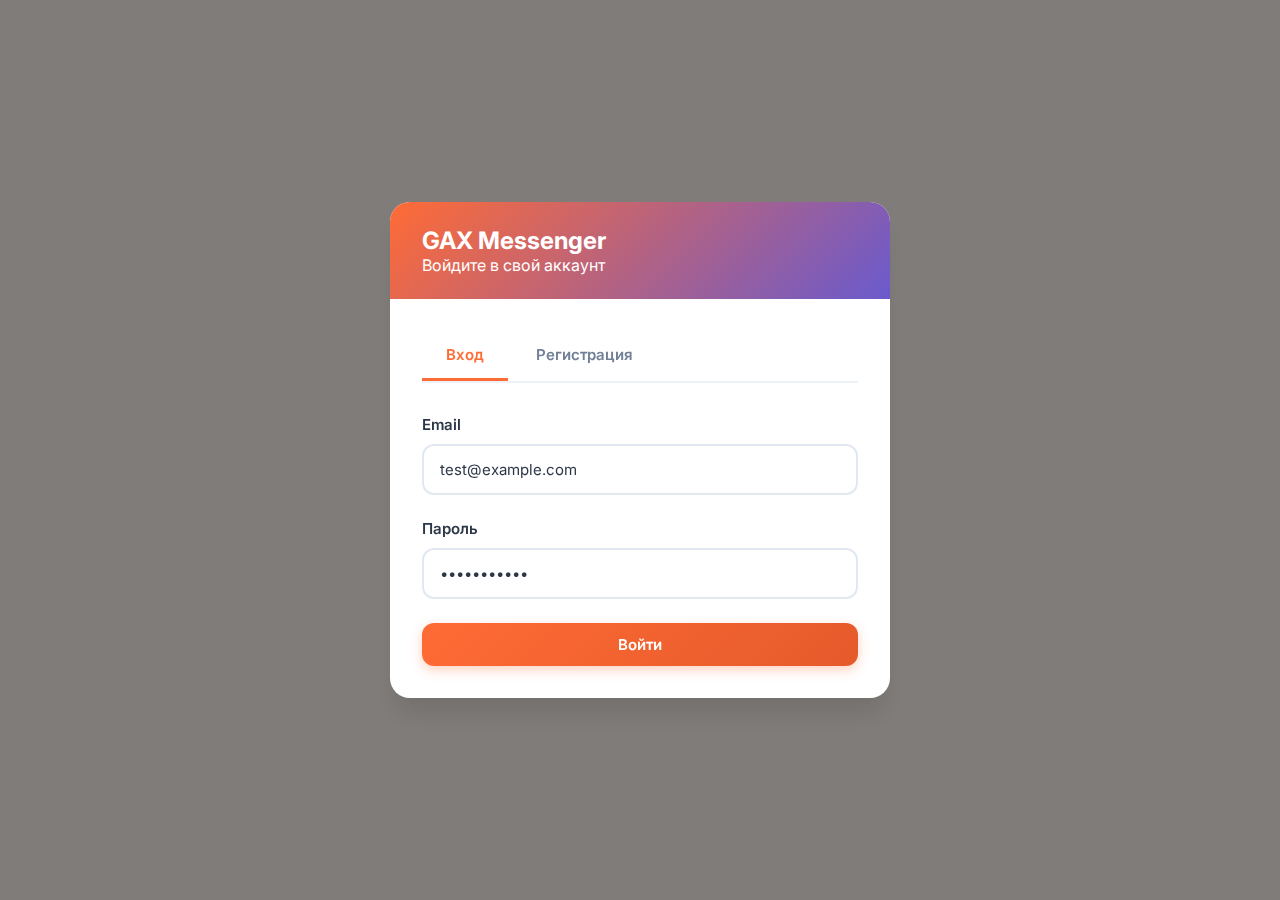
<file: frontend/index.html>
<!DOCTYPE html>
<html lang="ru">
<head>
    <meta charset="UTF-8">
    <meta name="viewport" content="width=device-width, initial-scale=1.0">
    <title>GAX Messenger - Все функции</title>
    <style>
        /* Обновленные стили для сообщений */
        .message-bubble {
            max-width: 70%;
            padding: 12px 16px;
            border-radius: 18px;
            position: relative;
            word-wrap: break-word;
            line-height: 1.4;
            box-shadow: var(--shadow-sm);
            font-size: 14px;
        }

        .incoming .message-bubble {
            background: var(--surface);
            border: 1px solid var(--border-light);
            color: var(--text-primary);
            border-top-left-radius: 4px;
        }

        .outgoing .message-bubble {
            background: linear-gradient(135deg, var(--primary), var(--primary-dark));
            color: white;
            border-top-right-radius: 4px;
        }

        .message-sender {
            font-weight: 600;
            margin-bottom: 4px;
            font-size: 13px;
            color: var(--text-secondary);
        }

        .outgoing .message-sender {
            color: rgba(255, 255, 255, 0.9);
            display: none; /* Для исходящих сообщений не показываем отправителя */
        }

        .message-text {
            margin-bottom: 4px;
            font-size: 14px;
            line-height: 1.5;
        }

        .message-time {
            font-size: 11px;
            opacity: 0.7;
            text-align: right;
            margin-top: 2px;
            font-family: monospace;
        }

        .incoming .message-time {
            color: var(--text-tertiary);
        }

        .outgoing .message-time {
            color: rgba(255, 255, 255, 0.8);
        }

        /* Анимация для новых сообщений */
        @keyframes messageAppear {
            from {
                opacity: 0;
                transform: translateY(10px);
            }
            to {
                opacity: 1;
                transform: translateY(0);
            }
        }

        .message-wrapper {
            animation: messageAppear 0.3s ease;
        }

        /* Индикатор отправки */
        .message-status {
            display: inline-block;
            margin-left: 5px;
            font-size: 10px;
        }

        .message-status.sending {
            opacity: 0.5;
        }

        .message-status.sent {
            opacity: 0.7;
        }

        .message-status.read {
            opacity: 1;
        }
        
        /* ========== ОСНОВНЫЕ СТИЛИ ========== */
        * {
            margin: 0;
            padding: 0;
            box-sizing: border-box;
            -webkit-tap-highlight-color: transparent;
            font-family: 'Inter', -apple-system, BlinkMacSystemFont, 'Segoe UI', Roboto, Oxygen, Ubuntu, sans-serif;
        }
        
        :root {
            --primary: #FF6B35;
            --primary-light: #FF8E5E;
            --primary-dark: #E55A2B;
            --secondary: #6A5ACD;
            --accent: #FFD166;
            --background: #FFF9F5;
            --surface: #FFFFFF;
            --surface-light: #FFF5EE;
            --text-primary: #2D3748;
            --text-secondary: #718096;
            --text-tertiary: #A0AEC0;
            --border: #E2E8F0;
            --border-light: #EDF2F7;
            --success: #48BB78;
            --warning: #ED8936;
            --error: #F56565;
            --info: #4299E1;
            --shadow-sm: 0 1px 3px rgba(0,0,0,0.12);
            --shadow-md: 0 4px 6px -1px rgba(0,0,0,0.1);
            --shadow-lg: 0 10px 15px -3px rgba(0,0,0,0.1);
            --shadow-xl: 0 20px 25px -5px rgba(0,0,0,0.1);
            --radius-sm: 8px;
            --radius-md: 12px;
            --radius-lg: 16px;
            --radius-xl: 20px;
            --radius-full: 9999px;
        }
        
        body {
            background: var(--background);
            color: var(--text-primary);
            height: 100vh;
            overflow: hidden;
        }
        
        /* ========== КОНТЕЙНЕРЫ ========== */
        .app-container {
            display: flex;
            height: 100vh;
            max-width: 1800px;
            margin: 0 auto;
            background: var(--surface);
            box-shadow: var(--shadow-lg);
            position: relative;
            overflow: hidden;
        }
        
        /* ========== САЙДБАР ========== */
        .sidebar {
            width: 280px;
            background: var(--surface);
            border-right: 1px solid var(--border);
            display: flex;
            flex-direction: column;
            transition: all 0.3s cubic-bezier(0.4, 0, 0.2, 1);
            z-index: 10;
        }
        
        .sidebar-header {
            padding: 24px 20px;
            background: linear-gradient(135deg, var(--primary), var(--secondary));
            color: white;
            position: relative;
            overflow: hidden;
        }
        
        .sidebar-header::before {
            content: '';
            position: absolute;
            top: 0;
            left: 0;
            right: 0;
            bottom: 0;
            background: url('data:image/svg+xml,<svg xmlns="http://www.w3.org/2000/svg" viewBox="0 0 100 100" preserveAspectRatio="none" opacity="0.1"><path d="M0,0 L100,0 L100,100 Z" fill="white"/></svg>');
            background-size: cover;
        }
        
        .user-info {
            display: flex;
            align-items: center;
            gap: 16px;
            position: relative;
            z-index: 1;
        }
        
        .user-avatar {
            width: 56px;
            height: 56px;
            background: linear-gradient(135deg, var(--accent), var(--primary-light));
            border-radius: var(--radius-full);
            display: flex;
            align-items: center;
            justify-content: center;
            color: white;
            font-weight: 700;
            font-size: 24px;
            cursor: pointer;
            transition: all 0.3s ease;
            border: 3px solid rgba(255, 255, 255, 0.2);
            box-shadow: var(--shadow-md);
        }
        
        /* ========== НАВИГАЦИЯ ========== */
        .nav-menu {
            padding: 20px 0;
            flex: 1;
            display: flex;
            flex-direction: column;
            gap: 4px;
        }
        
        .nav-item {
            display: flex;
            align-items: center;
            gap: 16px;
            padding: 14px 20px;
            color: var(--text-secondary);
            text-decoration: none;
            cursor: pointer;
            transition: all 0.3s ease;
            border-left: 4px solid transparent;
            margin: 0 12px;
            border-radius: var(--radius-md);
        }
        
        .nav-item:hover {
            background: var(--surface-light);
            color: var(--primary);
            transform: translateX(4px);
        }
        
        .nav-item.active {
            background: linear-gradient(90deg, rgba(255, 107, 53, 0.1), transparent);
            color: var(--primary);
            border-left-color: var(--primary);
            font-weight: 600;
        }
        
        .nav-item i {
            font-size: 20px;
            width: 24px;
            text-align: center;
        }
        
        /* ========== ОСНОВНОЕ СОДЕРЖИМОЕ ========== */
        .main-content {
            flex: 1;
            display: flex;
            overflow: hidden;
        }
        
        .content-panel {
            flex: 1;
            display: none;
            flex-direction: column;
            overflow: hidden;
        }
        
        .content-panel.active {
            display: flex;
        }
        
        .panel-header {
            padding: 20px 32px;
            background: var(--surface);
            border-bottom: 1px solid var(--border-light);
            display: flex;
            justify-content: space-between;
            align-items: center;
        }
        
        .panel-header h2 {
            font-size: 24px;
            font-weight: 700;
            color: var(--text-primary);
            display: flex;
            align-items: center;
            gap: 12px;
        }
        
        .panel-actions {
            display: flex;
            gap: 12px;
        }
        
        .panel-body {
            flex: 1;
            padding: 32px;
            overflow-y: auto;
            background: var(--background);
        }
        
        /* ========== КАРТОЧКИ ФУНКЦИЙ ========== */
        .function-grid {
            display: grid;
            grid-template-columns: repeat(auto-fill, minmax(300px, 1fr));
            gap: 24px;
            margin-top: 20px;
        }
        
        .function-card {
            background: var(--surface);
            border-radius: var(--radius-lg);
            padding: 28px;
            box-shadow: var(--shadow-md);
            transition: all 0.3s cubic-bezier(0.4, 0, 0.2, 1);
            cursor: pointer;
            border: 1px solid var(--border-light);
        }
        
        .function-card:hover {
            transform: translateY(-8px);
            box-shadow: var(--shadow-xl);
            border-color: var(--primary-light);
        }
        
        .function-card i {
            font-size: 40px;
            margin-bottom: 20px;
            background: linear-gradient(135deg, var(--primary), var(--secondary));
            -webkit-background-clip: text;
            -webkit-text-fill-color: transparent;
            background-clip: text;
        }
        
        .function-card h3 {
            margin-bottom: 12px;
            color: var(--text-primary);
            font-size: 20px;
            font-weight: 700;
        }
        
        .function-card p {
            color: var(--text-secondary);
            font-size: 15px;
            line-height: 1.6;
            margin-bottom: 20px;
        }
        
        .function-card .stats {
            display: flex;
            align-items: center;
            justify-content: space-between;
            color: var(--primary);
            font-weight: 600;
            font-size: 15px;
            padding-top: 16px;
            border-top: 1px solid var(--border-light);
        }
        
        /* ========== КНОПКИ ========== */
        .btn {
            display: inline-flex;
            align-items: center;
            justify-content: center;
            gap: 10px;
            padding: 12px 24px;
            border: none;
            border-radius: var(--radius-md);
            font-size: 15px;
            font-weight: 600;
            cursor: pointer;
            transition: all 0.3s ease;
        }
        
        .btn-primary {
            background: linear-gradient(135deg, var(--primary), var(--primary-dark));
            color: white;
            box-shadow: 0 4px 12px rgba(255, 107, 53, 0.3);
        }
        
        .btn-primary:hover {
            transform: translateY(-2px);
            box-shadow: 0 8px 20px rgba(255, 107, 53, 0.4);
        }
        
        .btn-secondary {
            background: var(--surface-light);
            color: var(--text-primary);
            border: 1px solid var(--border);
        }
        
        .btn-secondary:hover {
            background: var(--border-light);
            border-color: var(--primary-light);
            color: var(--primary);
        }
        
        .btn-success {
            background: linear-gradient(135deg, var(--success), #38A169);
            color: white;
        }
        
        .btn-danger {
            background: linear-gradient(135deg, var(--error), #E53E3E);
            color: white;
        }
        
        .btn-sm {
            padding: 8px 16px;
            font-size: 14px;
        }
        
        /* ========== ФОРМЫ ========== */
        .form-group {
            margin-bottom: 24px;
        }
        
        .form-label {
            display: block;
            margin-bottom: 10px;
            font-weight: 600;
            color: var(--text-primary);
            font-size: 15px;
        }
        
        .form-control {
            width: 100%;
            padding: 14px 16px;
            border: 2px solid var(--border);
            border-radius: var(--radius-md);
            font-size: 15px;
            transition: all 0.3s ease;
            background: var(--surface);
            color: var(--text-primary);
        }
        
        .form-control:focus {
            outline: none;
            border-color: var(--primary);
            box-shadow: 0 0 0 3px rgba(255, 107, 53, 0.1);
        }
        
        textarea.form-control {
            min-height: 120px;
            resize: vertical;
            line-height: 1.6;
        }
        
        /* ========== МОДАЛЬНЫЕ ОКНА ========== */
        .modal {
            position: fixed;
            top: 0;
            left: 0;
            width: 100%;
            height: 100%;
            background: rgba(0, 0, 0, 0.5);
            display: flex;
            align-items: center;
            justify-content: center;
            z-index: 1000;
            padding: 20px;
            backdrop-filter: blur(4px);
        }
        
        .modal-content {
            background: var(--surface);
            border-radius: var(--radius-xl);
            width: 100%;
            max-width: 500px;
            max-height: 90vh;
            overflow: hidden;
            display: flex;
            flex-direction: column;
            box-shadow: var(--shadow-xl);
        }
        
        .modal-header {
            padding: 24px 32px;
            background: linear-gradient(135deg, var(--primary), var(--secondary));
            color: white;
        }
        
        .modal-body {
            padding: 32px;
            flex: 1;
            overflow-y: auto;
        }
        
        .modal-footer {
            padding: 20px 32px;
            background: var(--surface-light);
            border-top: 1px solid var(--border);
            display: flex;
            justify-content: flex-end;
            gap: 12px;
        }
        
        /* ========== ВКЛАДКИ ========== */
        .tabs {
            display: flex;
            border-bottom: 2px solid var(--border-light);
            margin-bottom: 32px;
            gap: 4px;
        }
        
        .tab {
            padding: 14px 24px;
            background: none;
            border: none;
            border-bottom: 3px solid transparent;
            font-size: 15px;
            font-weight: 600;
            color: var(--text-secondary);
            cursor: pointer;
            transition: all 0.3s ease;
        }
        
        .tab:hover {
            color: var(--primary);
        }
        
        .tab.active {
            color: var(--primary);
            border-bottom-color: var(--primary);
        }
        
        .tab-content {
            display: none;
        }
        
        .tab-content.active {
            display: block;
        }
        
        /* ========== СПИСКИ ========== */
        .list-container {
            display: flex;
            flex-direction: column;
            gap: 8px;
        }
        
        .list-item {
            padding: 18px 20px;
            background: var(--surface);
            border: 1px solid var(--border-light);
            border-radius: var(--radius-md);
            display: flex;
            align-items: center;
            justify-content: space-between;
            cursor: pointer;
            transition: all 0.3s ease;
        }
        
        .list-item:hover {
            transform: translateX(4px);
            border-color: var(--primary-light);
            box-shadow: var(--shadow-md);
        }
        
        .list-item.active {
            background: linear-gradient(90deg, rgba(255, 107, 53, 0.05), var(--surface));
            border-color: var(--primary);
        }
        
        .list-item-header {
            display: flex;
            align-items: center;
            gap: 16px;
            flex: 1;
        }
        
        .list-item-avatar {
            width: 48px;
            height: 48px;
            border-radius: var(--radius-full);
            background: linear-gradient(135deg, var(--primary-light), var(--secondary));
            display: flex;
            align-items: center;
            justify-content: center;
            color: white;
            font-weight: 700;
            font-size: 18px;
            flex-shrink: 0;
        }
        
        .list-item-info {
            flex: 1;
            min-width: 0;
        }
        
        .list-item-title {
            font-weight: 600;
            margin-bottom: 4px;
            color: var(--text-primary);
            font-size: 16px;
            white-space: nowrap;
            overflow: hidden;
            text-overflow: ellipsis;
        }
        
        .list-item-subtitle {
            font-size: 14px;
            color: var(--text-secondary);
            white-space: nowrap;
            overflow: hidden;
            text-overflow: ellipsis;
        }
        
        /* ========== ЧАТ ========== */
        .chat-container {
            display: flex;
            flex-direction: column;
            height: 100%;
            background: var(--surface);
            border-radius: var(--radius-lg);
            overflow: hidden;
            box-shadow: var(--shadow-md);
        }
        
        .chats-sidebar {
            width: 360px;
            background: var(--surface);
            border-right: 1px solid var(--border-light);
            display: flex;
            flex-direction: column;
        }
        
        .chats-search {
            padding: 20px;
            border-bottom: 1px solid var(--border-light);
        }
        
        .chats-list {
            flex: 1;
            overflow-y: auto;
            padding: 12px;
        }
        
        .chat-area {
            flex: 1;
            display: flex;
            flex-direction: column;
        }
        
        .chat-header {
            padding: 20px 24px;
            background: var(--surface);
            border-bottom: 1px solid var(--border-light);
            display: flex;
            align-items: center;
            justify-content: space-between;
        }
        
        /* ========== СООБЩЕНИЯ ========== */
        .messages-container {
            flex: 1;
            padding: 24px;
            overflow-y: auto;
            background: linear-gradient(180deg, var(--background) 0%, var(--surface-light) 100%);
            display: flex;
            flex-direction: column;
            gap: 16px;
        }
        
        .message-wrapper {
            display: flex;
        }
        
        .message-wrapper.outgoing {
            justify-content: flex-end;
        }
        
        .message-wrapper.incoming {
            justify-content: flex-start;
        }
        
        .message-bubble {
            max-width: 70%;
            padding: 16px 20px;
            border-radius: var(--radius-lg);
            position: relative;
            word-wrap: break-word;
            line-height: 1.5;
            box-shadow: var(--shadow-sm);
        }
        
        .incoming .message-bubble {
            background: var(--surface);
            border: 1px solid var(--border);
            color: var(--text-primary);
            border-bottom-left-radius: 4px;
        }
        
        .outgoing .message-bubble {
            background: linear-gradient(135deg, var(--primary), var(--primary-dark));
            color: white;
            border-bottom-right-radius: 4px;
        }
        
        .message-sender {
            font-weight: 600;
            margin-bottom: 6px;
            font-size: 14px;
            color: var(--text-secondary);
        }
        
        .outgoing .message-sender {
            color: rgba(255, 255, 255, 0.9);
        }
        
        .message-text {
            margin-bottom: 8px;
            font-size: 15px;
            line-height: 1.5;
        }
        
        .message-time {
            font-size: 12px;
            opacity: 0.7;
            text-align: right;
            margin-top: 4px;
        }
        
        .incoming .message-time {
            color: var(--text-tertiary);
        }
        
        .outgoing .message-time {
            color: rgba(255, 255, 255, 0.8);
        }
        
        .message-input-container {
            padding: 20px 24px;
            background: var(--surface);
            border-top: 1px solid var(--border-light);
            display: flex;
            gap: 12px;
            align-items: flex-end;
        }
        
        .message-input {
            flex: 1;
            padding: 14px 16px;
            border: 2px solid var(--border);
            border-radius: var(--radius-full);
            font-size: 15px;
            resize: none;
            background: var(--surface);
            color: var(--text-primary);
            transition: all 0.3s ease;
            max-height: 120px;
        }
        
        .message-input:focus {
            outline: none;
            border-color: var(--primary);
            box-shadow: 0 0 0 3px rgba(255, 107, 53, 0.1);
        }
        
        /* ========== УВЕДОМЛЕНИЯ ========== */
        .notification {
            position: fixed;
            top: 24px;
            right: 24px;
            background: var(--surface);
            padding: 16px 20px;
            border-radius: var(--radius-md);
            box-shadow: var(--shadow-lg);
            display: flex;
            align-items: center;
            gap: 12px;
            z-index: 1001;
            animation: slideInRight 0.3s ease;
            max-width: 400px;
            border-left: 4px solid var(--primary);
        }
        
        .notification.success {
            border-left-color: var(--success);
        }
        
        .notification.error {
            border-left-color: var(--error);
        }
        
        @keyframes slideInRight {
            from {
                transform: translateX(100%);
                opacity: 0;
            }
            to {
                transform: translateX(0);
                opacity: 1;
            }
        }
        
        /* ========== ЗАГРУЗКА ========== */
        .loading {
            display: inline-block;
            width: 20px;
            height: 20px;
            border: 2px solid rgba(255, 107, 53, 0.2);
            border-top: 2px solid var(--primary);
            border-radius: 50%;
            animation: spin 1s linear infinite;
        }
        
        @keyframes spin {
            0% { transform: rotate(0deg); }
            100% { transform: rotate(360deg); }
        }
        
        /* ========== СКРОЛЛБАР ========== */
        ::-webkit-scrollbar {
            width: 8px;
            height: 8px;
        }
        
        ::-webkit-scrollbar-track {
            background: var(--border-light);
            border-radius: var(--radius-full);
        }
        
        ::-webkit-scrollbar-thumb {
            background: var(--primary-light);
            border-radius: var(--radius-full);
        }
        
        ::-webkit-scrollbar-thumb:hover {
            background: var(--primary);
        }
    </style>
    <link rel="stylesheet" href="https://cdnjs.cloudflare.com/ajax/libs/font-awesome/6.4.0/css/all.min.css">
    <link href="https://fonts.googleapis.com/css2?family=Inter:wght@300;400;500;600;700&display=swap" rel="stylesheet">
</head>
<body>
    <!-- Модальное окно аутентификации -->
    <div id="authModal" class="modal">
        <div class="modal-content">
            <div class="modal-header">
                <h2>GAX Messenger</h2>
                <p>Войдите в свой аккаунт</p>
            </div>
            <div class="modal-body">
                <div class="tabs">
                    <button class="tab active" onclick="switchAuthTab('login')">Вход</button>
                    <button class="tab" onclick="switchAuthTab('register')">Регистрация</button>
                </div>
                
                <div id="loginTab" class="tab-content active">
                    <form id="loginForm" onsubmit="login(event)">
                        <div class="form-group">
                            <label class="form-label">Email</label>
                            <input type="email" id="loginEmail" class="form-control" placeholder="test@example.com" value="test@example.com" required>
                        </div>
                        <div class="form-group">
                            <label class="form-label">Пароль</label>
                            <input type="password" id="loginPassword" class="form-control" placeholder="password123" value="password123" required>
                        </div>
                        <button type="submit" class="btn btn-primary" style="width: 100%;">
                            <span id="loginBtnText">Войти</span>
                            <span id="loginLoading" class="loading" style="display: none;"></span>
                        </button>
                    </form>
                </div>
                
                <div id="registerTab" class="tab-content">
                    <form id="registerForm" onsubmit="register(event)">
                        <div class="form-group">
                            <label class="form-label">Имя пользователя</label>
                            <input type="text" id="regUsername" class="form-control" placeholder="Иван Иванов" required>
                        </div>
                        <div class="form-group">
                            <label class="form-label">Email</label>
                            <input type="email" id="regEmail" class="form-control" placeholder="ivan@example.com" required>
                        </div>
                        <div class="form-group">
                            <label class="form-label">Пароль</label>
                            <input type="password" id="regPassword" class="form-control" placeholder="Минимум 6 символов" required>
                        </div>
                        <button type="submit" class="btn btn-primary" style="width: 100%;">
                            <span id="registerBtnText">Зарегистрироваться</span>
                            <span id="registerLoading" class="loading" style="display: none;"></span>
                        </button>
                    </form>
                </div>
            </div>
        </div>
    </div>

    <!-- Основной интерфейс -->
    <div id="app" class="app-container" style="display: none;">
        <!-- Сайдбар -->
        <div class="sidebar">
            <div class="sidebar-header">
                <div class="user-info" onclick="showProfileModal()">
                    <div class="user-avatar" id="userAvatar">G</div>
                    <div>
                        <h3 id="userName">Гость</h3>
                        <p id="userStatus">Войдите в систему</p>
                    </div>
                </div>
            </div>
            
            <nav class="nav-menu">
                <div class="nav-item active" onclick="showPanel('dashboard')">
                    <i class="fas fa-home"></i>
                    <span>Главная</span>
                </div>
                <div class="nav-item" onclick="showPanel('chat')">
                    <i class="fas fa-comments"></i>
                    <span>Чаты</span>
                </div>
                <div class="nav-item" onclick="showPanel('rooms')">
                    <i class="fas fa-video"></i>
                    <span>Комнаты</span>
                </div>
                <div class="nav-item" onclick="showPanel('search')">
                    <i class="fas fa-search"></i>
                    <span>Поиск</span>
                </div>
                <div class="nav-item" onclick="showPanel('media')">
                    <i class="fas fa-file-upload"></i>
                    <span>Медиа</span>
                </div>
                <div class="nav-item" onclick="showPanel('users')">
                    <i class="fas fa-users"></i>
                    <span>Пользователи</span>
                </div>
                <div class="nav-item" onclick="showSettingsModal()">
                    <i class="fas fa-cog"></i>
                    <span>Настройки</span>
                </div>
                <div class="nav-item" onclick="logout()">
                    <i class="fas fa-sign-out-alt"></i>
                    <span>Выйти</span>
                </div>
            </nav>
        </div>
        
        <!-- Основное содержимое -->
        <div class="main-content">
            <!-- Панель главная -->
            <div id="dashboardPanel" class="content-panel active">
                <div class="panel-header">
                    <h2><i class="fas fa-home"></i> Главная</h2>
                    <div class="panel-actions">
                        <button class="btn btn-primary" onclick="refreshAll()">
                            <i class="fas fa-sync-alt"></i> Обновить
                        </button>
                    </div>
                </div>
                <div class="panel-body">
                    <div class="function-grid">
                        <div class="function-card" onclick="showPanel('chat')">
                            <i class="fas fa-comments"></i>
                            <h3>Чаты</h3>
                            <p>Общайтесь с друзьями и коллегами в реальном времени. Создавайте групповые чаты и обменивайтесь сообщениями.</p>
                            <div class="stats">
                                <span id="chatCount">Загрузка...</span>
                                <i class="fas fa-arrow-right"></i>
                            </div>
                        </div>
                        
                        <div class="function-card" onclick="showPanel('rooms')">
                            <i class="fas fa-video"></i>
                            <h3>Комнаты просмотра</h3>
                            <p>Создавайте комнаты для синхронного просмотра видео. Приглашайте друзей и смотрите контент вместе.</p>
                            <div class="stats">
                                <span id="roomCount">Загрузка...</span>
                                <i class="fas fa-arrow-right"></i>
                            </div>
                        </div>
                        
                        <div class="function-card" onclick="showPanel('search')">
                            <i class="fas fa-search"></i>
                            <h3>Поиск</h3>
                            <p>Ищите пользователей, музыку, видео и другой контент. Используйте расширенные фильтры для точного поиска.</p>
                            <div class="stats">
                                <span>Быстрый доступ</span>
                                <i class="fas fa-arrow-right"></i>
                            </div>
                        </div>
                        
                        <div class="function-card" onclick="showPanel('media')">
                            <i class="fas fa-file-upload"></i>
                            <h3>Медиа</h3>
                            <p>Загружайте и делитесь файлами. Храните свои медиафайлы в облаке и получайте к ним доступ с любого устройства.</p>
                            <div class="stats">
                                <span id="mediaCount">Загрузка...</span>
                                <i class="fas fa-arrow-right"></i>
                            </div>
                        </div>
                        
                        <div class="function-card" onclick="showPanel('users')">
                            <i class="fas fa-users"></i>
                            <h3>Пользователи</h3>
                            <p>Управляйте своим профилем, ищите друзей, просматривайте онлайн-статусы и общайтесь с сообществом.</p>
                            <div class="stats">
                                <span id="onlineUsersCount">Загрузка...</span>
                                <i class="fas fa-arrow-right"></i>
                            </div>
                        </div>
                        
                        <div class="function-card" onclick="showProfileModal()">
                            <i class="fas fa-user-circle"></i>
                            <h3>Мой профиль</h3>
                            <p>Редактируйте информацию о себе, настраивайте приватность и управляйте настройками аккаунта.</p>
                            <div class="stats">
                                <span>Редактировать</span>
                                <i class="fas fa-arrow-right"></i>
                            </div>
                        </div>
                    </div>
                    
                    <!-- Статистика -->
                    <div style="margin-top: 40px; padding: 20px; background: var(--surface); border-radius: 12px; box-shadow: var(--shadow-md);">
                        <h3 style="margin-bottom: 20px;">Статистика</h3>
                        <div style="display: grid; grid-template-columns: repeat(auto-fit, minmax(200px, 1fr)); gap: 20px;">
                            <div>
                                <h4 style="color: var(--text-secondary); font-size: 14px; margin-bottom: 5px;">Всего сообщений</h4>
                                <p style="font-size: 24px; font-weight: bold; color: var(--primary);" id="totalMessages">0</p>
                            </div>
                            <div>
                                <h4 style="color: var(--text-secondary); font-size: 14px; margin-bottom: 5px;">Активных чатов</h4>
                                <p style="font-size: 24px; font-weight: bold; color: var(--success);" id="activeChats">0</p>
                            </div>
                            <div>
                                <h4 style="color: var(--text-secondary); font-size: 14px; margin-bottom: 5px;">Медиа файлов</h4>
                                <p style="font-size: 24px; font-weight: bold; color: var(--error);" id="totalMedia">0</p>
                            </div>
                            <div>
                                <h4 style="color: var(--text-secondary); font-size: 14px; margin-bottom: 5px;">В сети</h4>
                                <p style="font-size: 24px; font-weight: bold; color: var(--secondary);" id="totalOnline">0</p>
                            </div>
                        </div>
                    </div>
                </div>
            </div>
            
            <!-- Панель чатов -->
            <div id="chatPanel" class="content-panel">
                <div class="chat-container">
                    <div class="panel-header">
                        <h2><i class="fas fa-comments"></i> Чаты</h2>
                        <div class="panel-actions">
                            <button class="btn btn-primary" onclick="createDirectChatModal()">
                                <i class="fas fa-user-plus"></i> Новый директ
                            </button>
                            <button class="btn btn-success" onclick="createGroupChatModal()">
                                <i class="fas fa-users"></i> Новая группа
                            </button>
                        </div>
                    </div>
                    <div style="display: flex; flex: 1; overflow: hidden;">
                        <div class="chats-sidebar">
                            <div class="chats-search">
                                <input type="text" id="chatSearch" class="form-control" placeholder="Поиск чатов..." oninput="searchChats()">
                            </div>
                            <div class="chats-list" id="chatsList">
                                <!-- Чаты будут здесь -->
                            </div>
                        </div>
                        
                        <div class="chat-area" id="chatArea">
                            <div id="noChatSelected" style="display: flex; align-items: center; justify-content: center; height: 100%; color: var(--text-tertiary);">
                                <div style="text-align: center;">
                                    <i class="fas fa-comment-alt" style="font-size: 60px; margin-bottom: 20px; opacity: 0.3;"></i>
                                    <h3>Выберите чат</h3>
                                    <p>Выберите чат из списка слева, чтобы начать общение</p>
                                </div>
                            </div>
                            
                            <div id="activeChat" style="display: none; flex-direction: column; height: 100%;">
                                <div class="chat-header">
                                    <div style="display: flex; align-items: center; gap: 12px;">
                                        <div id="activeChatAvatar" class="list-item-avatar"></div>
                                        <div>
                                            <h3 id="activeChatName" style="font-size: 16px; margin-bottom: 2px;"></h3>
                                            <p id="activeChatInfo" style="font-size: 13px; color: var(--text-secondary);"></p>
                                        </div>
                                    </div>
                                    <div style="display: flex; gap: 10px;">
                                        <button class="btn btn-secondary" onclick="showChatInfo()">
                                            <i class="fas fa-info-circle"></i>
                                        </button>
                                        <button class="btn btn-secondary" onclick="loadMessages()">
                                            <i class="fas fa-sync-alt"></i>
                                        </button>
                                    </div>
                                </div>
                                
                                <div id="messagesContainer" class="messages-container">
                                    <!-- Сообщения будут здесь -->
                                </div>
                                
                                <div class="message-input-container">
                                    <textarea id="messageInput" class="message-input" placeholder="Введите сообщение..." rows="1" oninput="autoResize(this)"></textarea>
                                    <button id="sendButton" class="btn btn-primary" onclick="sendMessage()" disabled style="align-self: flex-end;">
                                        <i class="fas fa-paper-plane"></i>
                                    </button>
                                </div>
                            </div>
                        </div>
                    </div>
                </div>
            </div>
            
            <!-- Панель комнат -->
            <div id="roomsPanel" class="content-panel">
                <div class="panel-header">
                    <h2><i class="fas fa-video"></i> Комнаты просмотра</h2>
                    <div class="panel-actions">
                        <button class="btn btn-primary" onclick="createRoomModal()">
                            <i class="fas fa-plus"></i> Создать комнату
                        </button>
                    </div>
                </div>
                <div class="panel-body">
                    <div class="tabs">
                        <button class="tab active" onclick="switchRoomTab('my')">Мои комнаты</button>
                        <button class="tab" onclick="switchRoomTab('active')">Активные</button>
                        <button class="tab" onclick="switchRoomTab('create')">Создать</button>
                        <button class="tab" onclick="switchRoomTab('websocket')">WebSocket</button>
                    </div>
                    
                    <div id="myRoomsTab" class="tab-content active">
                        <div class="list-container" id="myRoomsList">
                            <!-- Мои комнаты будут здесь -->
                        </div>
                    </div>
                    
                    <div id="activeRoomsTab" class="tab-content">
                        <div class="list-container" id="activeRoomsList">
                            <!-- Активные комнаты будут здесь -->
                        </div>
                    </div>
                    
                    <div id="createRoomTab" class="tab-content">
                        <div class="form-group">
                            <label class="form-label">URL видео</label>
                            <input type="text" id="roomUrl" class="form-control" placeholder="https://example.com/video.mp4" value="https://example.com/video.mp4">
                        </div>
                        <div class="form-group">
                            <label class="form-label">Название комнаты (опционально)</label>
                            <input type="text" id="roomTitle" class="form-control" placeholder="Наша комната просмотра">
                        </div>
                        <button class="btn btn-primary" onclick="createRoom()">Создать комнату</button>
                    </div>
                    
                    <div id="websocketTab" class="tab-content">
                        <div class="form-group">
                            <label class="form-label">ID комнаты</label>
                            <input type="text" id="wsRoomId" class="form-control" placeholder="room-123">
                        </div>
                        <div class="form-group">
                            <label class="form-label">Ваш ID</label>
                            <input type="text" id="wsUserId" class="form-control" value="user-123">
                        </div>
                        <div class="form-group">
                            <button class="btn btn-primary" onclick="connectWebSocket()" id="wsConnectBtn">Подключиться</button>
                            <button class="btn btn-secondary" onclick="disconnectWebSocket()" id="wsDisconnectBtn" style="display: none;">Отключиться</button>
                        </div>
                        <div class="form-group">
                            <label class="form-label">Сообщения WebSocket</label>
                            <div id="wsMessages" style="height: 300px; overflow-y: auto; padding: 15px; background: var(--surface-light); border-radius: 8px; font-family: monospace; font-size: 13px;">
                                Сообщения появятся здесь...
                            </div>
                        </div>
                    </div>
                </div>
            </div>
            
            <!-- Панель поиска -->
            <div id="searchPanel" class="content-panel">
                <div class="panel-header">
                    <h2><i class="fas fa-search"></i> Поиск</h2>
                </div>
                <div class="panel-body">
                    <div class="form-group">
                        <div style="display: flex; gap: 10px;">
                            <input type="text" id="searchQuery" class="form-control" placeholder="Введите поисковый запрос..." value="музыка">
                            <select id="searchType" class="form-control" style="width: 150px;">
                                <option value="track">Треки</option>
                                <option value="artist">Артисты</option>
                                <option value="album">Альбомы</option>
                                <option value="user">Пользователи</option>
                                <option value="chat">Чаты</option>
                            </select>
                            <input type="number" id="searchLimit" class="form-control" placeholder="Лимит" value="10" style="width: 100px;">
                            <button class="btn btn-primary" onclick="performSearch()">Искать</button>
                        </div>
                    </div>
                    
                    <div id="searchResults">
                        <!-- Результаты поиска будут здесь -->
                    </div>
                </div>
            </div>
            
            <!-- Панель медиа -->
            <div id="mediaPanel" class="content-panel">
                <div class="panel-header">
                    <h2><i class="fas fa-file-upload"></i> Медиа файлы</h2>
                    <div class="panel-actions">
                        <button class="btn btn-primary" onclick="showUploadModal()">
                            <i class="fas fa-upload"></i> Загрузить файл
                        </button>
                    </div>
                </div>
                <div class="panel-body">
                    <div class="tabs">
                        <button class="tab active" onclick="switchMediaTab('my')">Мои файлы</button>
                        <button class="tab" onclick="switchMediaTab('upload')">Загрузить</button>
                        <button class="tab" onclick="switchMediaTab('download')">Скачать</button>
                    </div>
                    
                    <div id="myMediaTab" class="tab-content active">
                        <div class="list-container" id="myFilesList">
                            <!-- Мои файлы будут здесь -->
                        </div>
                    </div>
                    
                    <div id="uploadMediaTab" class="tab-content">
                        <div class="form-group">
                            <label class="form-label">Выберите файл</label>
                            <input type="file" id="fileInput" class="form-control">
                        </div>
                        <div class="form-group">
                            <label class="form-label">ID чата (опционально)</label>
                            <input type="text" id="uploadChatId" class="form-control" placeholder="chat-123">
                        </div>
                        <button class="btn btn-primary" onclick="uploadFile()">Загрузить</button>
                    </div>
                    
                    <div id="downloadMediaTab" class="tab-content">
                        <div class="form-group">
                            <label class="form-label">ID файла</label>
                            <input type="text" id="downloadFileId" class="form-control" placeholder="file-123">
                        </div>
                        <button class="btn btn-primary" onclick="downloadFile()">Скачать</button>
                    </div>
                </div>
            </div>
            
            <!-- Панель пользователей -->
            <div id="usersPanel" class="content-panel">
                <div class="panel-header">
                    <h2><i class="fas fa-users"></i> Пользователи</h2>
                    <div class="panel-actions">
                        <button class="btn btn-primary" onclick="loadOnlineUsers()">
                            <i class="fas fa-sync-alt"></i> Обновить
                        </button>
                    </div>
                </div>
                <div class="panel-body">
                    <div class="tabs">
                        <button class="tab active" onclick="switchUsersTab('online')">Онлайн</button>
                        <button class="tab" onclick="switchUsersTab('all')">Все пользователи</button>
                        <button class="tab" onclick="switchUsersTab('profile')">Мой профиль</button>
                        <button class="tab" onclick="switchUsersTab('edit')">Редактировать</button>
                    </div>
                    
                    <div id="onlineUsersTab" class="tab-content active">
                        <div class="list-container" id="onlineUsersList">
                            <!-- Онлайн пользователи будут здесь -->
                        </div>
                    </div>
                    
                    <div id="allUsersTab" class="tab-content">
                        <div class="form-group">
                            <div style="display: flex; gap: 10px;">
                                <input type="text" id="userSearch" class="form-control" placeholder="Поиск пользователя...">
                                <button class="btn btn-primary" onclick="searchUser()">Найти</button>
                            </div>
                        </div>
                        <div id="userSearchResults">
                            <!-- Результаты поиска пользователей будут здесь -->
                        </div>
                    </div>
                    
                    <div id="profileUsersTab" class="tab-content">
                        <div id="profileInfo">
                            <!-- Информация о профиле будет здесь -->
                        </div>
                    </div>
                    
                    <div id="editUsersTab" class="tab-content">
                        <div class="form-group">
                            <label class="form-label">Имя пользователя</label>
                            <input type="text" id="editUsername" class="form-control" placeholder="Новое имя">
                        </div>
                        <div class="form-group">
                            <label class="form-label">Email</label>
                            <input type="email" id="editEmail" class="form-control" placeholder="Новый email">
                        </div>
                        <div class="form-group">
                            <label class="form-label">О себе</label>
                            <textarea id="editAbout" class="form-control" placeholder="Расскажите о себе"></textarea>
                        </div>
                        <div class="form-group">
                            <label class="form-label">Статус</label>
                            <select id="editStatus" class="form-control">
                                <option value="online">Онлайн</option>
                                <option value="offline">Офлайн</option>
                                <option value="away">Отошел</option>
                            </select>
                        </div>
                        <button class="btn btn-primary" onclick="updateProfile()">Обновить профиль</button>
                        <button class="btn btn-danger" onclick="deleteAccount()" style="margin-left: 10px;">Удалить аккаунт</button>
                    </div>
                </div>
            </div>
        </div>
    </div>

    <!-- Модальные окна -->
    <div id="profileModal" class="modal" style="display: none;">
        <div class="modal-content">
            <div class="modal-header">
                <h2>Мой профиль</h2>
            </div>
            <div class="modal-body">
                <div id="profileModalContent">
                    <!-- Содержимое будет загружено динамически -->
                </div>
            </div>
            <div class="modal-footer">
                <button class="btn btn-secondary" onclick="closeProfileModal()">Закрыть</button>
                <button class="btn btn-primary" onclick="showPanel('users')">Редактировать</button>
            </div>
        </div>
    </div>

    <div id="createChatModal" class="modal" style="display: none;">
        <div class="modal-content">
            <div class="modal-header">
                <h2>Создать чат</h2>
            </div>
            <div class="modal-body">
                <div class="form-group">
                    <label class="form-label">Тип чата</label>
                    <select id="chatType" class="form-control" onchange="toggleChatType()">
                        <option value="direct">Директ-чат</option>
                        <option value="group">Групповой чат</option>
                    </select>
                </div>
                <div class="form-group" id="directChatFields">
                    <label class="form-label">ID собеседника</label>
                    <input type="text" id="directChatPeer" class="form-control" placeholder="user-456">
                </div>
                <div id="groupChatFields" style="display: none;">
                    <div class="form-group">
                        <label class="form-label">Название группы</label>
                        <input type="text" id="groupChatTitle" class="form-control" placeholder="Мои друзья">
                    </div>
                    <div class="form-group">
                        <label class="form-label">Участники (через запятую)</label>
                        <textarea id="groupChatMembers" class="form-control" placeholder="user-456, user-789"></textarea>
                    </div>
                </div>
            </div>
            <div class="modal-footer">
                <button class="btn btn-secondary" onclick="closeCreateChatModal()">Отмена</button>
                <button class="btn btn-primary" onclick="createChat()">Создать</button>
            </div>
        </div>
    </div>

    <div id="uploadModal" class="modal" style="display: none;">
        <div class="modal-content">
            <div class="modal-header">
                <h2>Загрузить файл</h2>
            </div>
            <div class="modal-body">
                <div class="form-group">
                    <label class="form-label">Выберите файл</label>
                    <input type="file" id="uploadFileInput" class="form-control">
                </div>
                <div class="form-group">
                    <label class="form-label">Описание (опционально)</label>
                    <input type="text" id="uploadDescription" class="form-control" placeholder="Описание файла">
                </div>
                <div class="form-group">
                    <label class="form-label">ID чата (опционально)</label>
                    <input type="text" id="uploadToChat" class="form-control" placeholder="chat-123">
                </div>
                
                <!-- Добавьте эту секцию -->
                <div style="margin-top: 20px; padding: 15px; background: var(--surface-light); border-radius: 8px;">
                    <p style="color: var(--text-secondary); font-size: 14px; margin-bottom: 10px;">
                        <i class="fas fa-info-circle"></i> В тестовом режиме загрузка файлов имитируется. 
                        Файлы не сохраняются на сервере.
                    </p>
                    <button class="btn btn-secondary" onclick="testUpload()" style="width: 100%;">
                        <i class="fas fa-vial"></i> Протестировать загрузку
                    </button>
                </div>
            </div>
            <div class="modal-footer">
                <button class="btn btn-secondary" onclick="closeUploadModal()">Отмена</button>
                <button class="btn btn-primary" onclick="uploadFileFromModal()">Загрузить</button>
            </div>
        </div>
    </div>

    <div id="settingsModal" class="modal" style="display: none;">
        <div class="modal-content">
            <div class="modal-header">
                <h2>Настройки</h2>
            </div>
            <div class="modal-body">
                <div class="form-group">
                    <label class="form-label">Тема</label>
                    <select id="themeSelect" class="form-control">
                        <option value="light">Светлая</option>
                        <option value="dark">Темная</option>
                    </select>
                </div>
                <div class="form-group">
                    <label class="form-label">Уведомления</label>
                    <div style="display: flex; flex-direction: column; gap: 10px;">
                        <label style="display: flex; align-items: center; gap: 10px;">
                            <input type="checkbox" id="notifyMessages" checked>
                            <span>Новые сообщения</span>
                        </label>
                        <label style="display: flex; align-items: center; gap: 10px;">
                            <input type="checkbox" id="notifyOnline" checked>
                            <span>Друзья онлайн</span>
                        </label>
                        <label style="display: flex; align-items: center; gap: 10px;">
                            <input type="checkbox" id="notifyRooms" checked>
                            <span>Обновления комнат</span>
                        </label>
                    </div>
                </div>
                <div class="form-group">
                    <label class="form-label">Автообновление</label>
                    <select id="autoRefresh" class="form-control">
                        <option value="0">Отключено</option>
                        <option value="10">Каждые 10 секунд</option>
                        <option value="30" selected>Каждые 30 секунд</option>
                        <option value="60">Каждую минуту</option>
                    </select>
                </div>
            </div>
            <div class="modal-footer">
                <button class="btn btn-secondary" onclick="closeSettingsModal()">Отмена</button>
                <button class="btn btn-primary" onclick="saveSettings()">Сохранить</button>
            </div>
        </div>
    </div>

   <script>
    // ========== ГЛОБАЛЬНЫЕ ПЕРЕМЕННЫЕ ==========
    const API_BASE_URL = 'http://localhost:8080';
    let currentUser = null;
    let currentToken = null;
    let currentChatId = null;
    let webSocket = null;
    let chats = [];
    let rooms = [];
    let autoRefreshInterval = null;
    
    // ========== ОБЩИЕ ФУНКЦИИ ==========
    function showNotification(message, type = 'info') {
        const notification = document.createElement('div');
        notification.className = `notification ${type}`;
        
        // Определяем иконку по типу
        let icon;
        switch(type) {
            case 'success':
                icon = 'check-circle';
                notification.style.borderLeftColor = 'var(--success)';
                break;
            case 'error':
                icon = 'exclamation-circle';
                notification.style.borderLeftColor = 'var(--error)';
                break;
            case 'warning':
                icon = 'exclamation-triangle';
                notification.style.borderLeftColor = 'var(--warning)';
                break;
            default:
                icon = 'info-circle';
                notification.style.borderLeftColor = 'var(--primary)';
        }
        
        notification.innerHTML = `<i class="fas fa-${icon}"></i><span>${message}</span>`;
        document.body.appendChild(notification);
        
        // Автоматическое удаление через 5 секунд
        setTimeout(() => {
            notification.style.opacity = '0';
            notification.style.transform = 'translateX(100%)';
            setTimeout(() => notification.remove(), 300);
        }, 5000);
    }
    
    // Функция проверки доступности сервера
    async function checkServerConnection() {
        try {
            const response = await fetch(`${API_BASE_URL}/health`, {
                method: 'GET',
                headers: {
                    'Content-Type': 'application/json',
                }
            });
            return response.ok;
        } catch (error) {
            console.log('Server connection check failed:', error.message);
            return false;
        }
    }

    async function updateUIAfterLogin() {
        document.getElementById('authModal').style.display = 'none';
        document.getElementById('app').style.display = 'flex';
        
        document.getElementById('userAvatar').textContent = currentUser.username[0].toUpperCase();
        document.getElementById('userName').textContent = currentUser.username;
        document.getElementById('userStatus').textContent = 'Онлайн';
        
        // Проверяем подключение к серверу
        const isConnected = await checkServerConnection();
        if (!isConnected) {
            showNotification('Сервер недоступен. Проверьте подключение.', 'warning');
        }
        
        startAutoRefresh();
        await loadDashboardStats();
    }
    
    function parseServerResponse(text) {
        try {
            return JSON.parse(text);
        } catch (e) {
            return { error: text };
        }
    }
    
    async function makeRequest(url, options = {}) {
        console.log(`Making request to: ${url}`);
        
        try {
            const controller = new AbortController();
            const timeoutId = setTimeout(() => controller.abort(), 10000);
            
            const response = await fetch(url, {
                ...options,
                headers: {
                    'Content-Type': 'application/json',
                    'Authorization': currentToken ? currentToken : '',
                    ...options.headers
                },
                signal: controller.signal
            });
            
            clearTimeout(timeoutId);
            
            const text = await response.text();
            console.log(`Response status: ${response.status}, body:`, text.substring(0, 200) + (text.length > 200 ? '...' : ''));
            
            let data;
            try {
                data = text ? JSON.parse(text) : {};
            } catch (e) {
                data = { message: text, raw: text };
            }
            
            // Считаем успешными ответы 2xx ИЛИ 404 (не найдено) для медиа
            const isMediaList = url.includes('/media/list');
            const isOk = response.ok || (isMediaList && response.status === 404);
            
            return {
                status: response.status,
                ok: isOk,
                data: data,
                raw: text
            };
        } catch (error) {
            console.error('Request error:', error);
            
            let errorMessage = error.message;
            if (error.name === 'AbortError') {
                errorMessage = 'Таймаут запроса (10 секунд)';
            } else if (error.name === 'TypeError' && error.message.includes('Failed to fetch')) {
                errorMessage = 'Сервер недоступен. Проверьте подключение.';
            }
            
            return {
                status: 0,
                ok: false,
                error: errorMessage,
                data: { message: errorMessage }
            };
        }
    }  
    
    function formatBytes(bytes) {
        if (bytes === 0 || !bytes) return '0 Bytes';
        const k = 1024;
        const sizes = ['Bytes', 'KB', 'MB', 'GB'];
        const i = Math.floor(Math.log(bytes) / Math.log(k));
        return parseFloat((bytes / Math.pow(k, i)).toFixed(2)) + ' ' + sizes[i];
    }
    
    function formatDate(dateString) {
        if (!dateString) return 'Неизвестно';
        const date = new Date(dateString);
        if (isNaN(date.getTime())) return dateString;
        
        const now = new Date();
        const diffMs = now - date;
        const diffDays = Math.floor(diffMs / (1000 * 60 * 60 * 24));
        
        if (diffDays === 0) return 'Сегодня';
        if (diffDays === 1) return 'Вчера';
        if (diffDays < 7) return `${diffDays} дней назад`;
        
        return date.toLocaleDateString('ru-RU', {
            day: '2-digit',
            month: '2-digit',
            year: 'numeric'
        });
    }
    
    // ========== НАВИГАЦИЯ ==========
    function showPanel(panelId) {
        document.querySelectorAll('.content-panel').forEach(panel => {
            panel.classList.remove('active');
        });
        
        document.querySelectorAll('.nav-item').forEach(item => {
            item.classList.remove('active');
        });
        
        const panel = document.getElementById(`${panelId}Panel`);
        if (panel) {
            panel.classList.add('active');
        }
        
        const navItem = Array.from(document.querySelectorAll('.nav-item')).find(item => 
            item.onclick && item.onclick.toString().includes(panelId)
        );
        if (navItem) navItem.classList.add('active');
        
        switch(panelId) {
            case 'chat':
                loadChats();
                break;
            case 'rooms':
                loadRooms();
                break;
            case 'users':
                loadProfileInfo();
                break;
            case 'dashboard':
                loadDashboardStats();
                break;
            case 'media':
                loadMyFiles();
                break;
        }
    }
    
    // ========== АУТЕНТИФИКАЦИЯ ==========
    function switchAuthTab(tab) {
        document.querySelectorAll('.tab').forEach(t => t.classList.remove('active'));
        document.querySelectorAll('.tab-content').forEach(c => c.classList.remove('active'));
        
        if (tab === 'login') {
            document.querySelector('.tab:nth-child(1)').classList.add('active');
            document.getElementById('loginTab').classList.add('active');
        } else {
            document.querySelector('.tab:nth-child(2)').classList.add('active');
            document.getElementById('registerTab').classList.add('active');
        }
    }
    
    async function login(event) {
        event.preventDefault();
        const email = document.getElementById('loginEmail').value;
        const password = document.getElementById('loginPassword').value;
        
        const btnText = document.getElementById('loginBtnText');
        const loading = document.getElementById('loginLoading');
        btnText.style.display = 'none';
        loading.style.display = 'inline-block';
        
        try {
            const response = await fetch(`${API_BASE_URL}/auth/login`, {
                method: 'POST',
                headers: { 'Content-Type': 'application/json' },
                body: JSON.stringify({ email, password })
            });
            
            const data = parseServerResponse(await response.text());
            
            if (response.ok && data.uuid) {
                currentUser = {
                    uuid: data.uuid,
                    email: email,
                    username: email.split('@')[0]
                };
                currentToken = data.uuid;
                
                localStorage.setItem('gax_user', JSON.stringify(currentUser));
                localStorage.setItem('gax_token', currentToken);
                
                updateUIAfterLogin();
                showNotification('Вход успешен!', 'success');
                
                await createUserInUserService();
                
            } else {
                showNotification(data.message || 'Ошибка входа', 'error');
            }
        } catch (error) {
            showNotification(`Ошибка: ${error.message}`, 'error');
        } finally {
            btnText.style.display = 'inline';
            loading.style.display = 'none';
        }
    }
    
    async function register(event) {
        event.preventDefault();
        const username = document.getElementById('regUsername').value;
        const email = document.getElementById('regEmail').value;
        const password = document.getElementById('regPassword').value;
        
        const btnText = document.getElementById('registerBtnText');
        const loading = document.getElementById('registerLoading');
        btnText.style.display = 'none';
        loading.style.display = 'inline-block';
        
        try {
            const response = await fetch(`${API_BASE_URL}/auth/register`, {
                method: 'POST',
                headers: { 'Content-Type': 'application/json' },
                body: JSON.stringify({ username, email, password })
            });
            
            const data = parseServerResponse(await response.text());
            
            if (response.ok) {
                showNotification('Регистрация успешна! Теперь войдите.', 'success');
                switchAuthTab('login');
                document.getElementById('loginEmail').value = email;
            } else {
                showNotification(data.message || 'Ошибка регистрации', 'error');
            }
        } catch (error) {
            showNotification(`Ошибка: ${error.message}`, 'error');
        } finally {
            btnText.style.display = 'inline';
            loading.style.display = 'none';
        }
    }
    
    async function createUserInUserService() {
        if (!currentUser) return;
        
        try {
            await makeRequest(`${API_BASE_URL}/user/create`, {
                method: 'PUT',
                body: JSON.stringify({
                    uuid: currentUser.uuid,
                    email: currentUser.email,
                    user_name: currentUser.username,
                    about_me: 'Новый пользователь GAX',
                    status: 'online'
                })
            });
            
            await setOnlineStatus();
        } catch (error) {
            console.error('Error creating user:', error);
        }
    }
    
    function logout() {
        currentUser = null;
        currentToken = null;
        localStorage.clear();
        updateUIAfterLogout();
        showNotification('Вы вышли из системы', 'info');
    }
    
    function updateUIAfterLogout() {
        document.getElementById('app').style.display = 'none';
        document.getElementById('authModal').style.display = 'flex';
        stopAutoRefresh();
    }
    
    function checkAuthStatus() {
        const savedUser = localStorage.getItem('gax_user');
        const savedToken = localStorage.getItem('gax_token');
        
        if (savedUser && savedToken) {
            currentUser = JSON.parse(savedUser);
            currentToken = savedToken;
            updateUIAfterLogin();
        }
    }
    
    // ========== ЧАТЫ ==========
    async function loadChats() {
        if (!currentUser) return;
        
        try {
            const result = await makeRequest(`${API_BASE_URL}/chat/list?user_id=${currentUser.uuid}&limit=50`);
            
            if (result.ok && result.data?.chats) {
                chats = result.data.chats;
                renderChatsList();
                document.getElementById('chatCount').textContent = chats.length;
            } else {
                document.getElementById('chatCount').textContent = '0';
                document.getElementById('chatsList').innerHTML = 
                    '<div style="padding: 20px; text-align: center; color: var(--text-tertiary);">Нет доступных чатов</div>';
            }
        } catch (error) {
            console.error('Error loading chats:', error);
            document.getElementById('chatCount').textContent = 'Ошибка';
        }
    }
    
    function renderChatsList() {
        const list = document.getElementById('chatsList');
        if (!list) return;
        
        if (chats.length === 0) {
            list.innerHTML = '<div style="padding: 20px; text-align: center; color: var(--text-tertiary);">Нет чатов. Создайте первый!</div>';
            return;
        }
        
        let html = '';
        chats.forEach(chat => {
            const isActive = chat.id === currentChatId;
            // Определяем название чата
            let chatTitle = 'Чат';
            if (chat.kind === 'direct') {
                // Для директ-чата показываем имя собеседника
                const otherUserId = chat.member_ids?.find(id => id !== currentUser?.uuid);
                chatTitle = `Директ с ${otherUserId ? otherUserId.substring(0, 8) + '...' : 'пользователем'}`;
            } else if (chat.title) {
                chatTitle = chat.title;
            }
            
            // Определяем последнее сообщение
            let lastMessage = 'Нет сообщений';
            if (chat.last_message?.text) {
                lastMessage = chat.last_message.text.length > 30 
                    ? chat.last_message.text.substring(0, 30) + '...' 
                    : chat.last_message.text;
            }
            
            // Определяем количество участников
            const memberCount = chat.member_ids?.length || 0;
            
            html += `
                <div class="list-item ${isActive ? 'active' : ''}" onclick="selectChat('${chat.id}')">
                    <div class="list-item-header">
                        <div class="list-item-avatar">
                            ${chat.kind === 'direct' ? '👤' : '👥'}
                        </div>
                        <div class="list-item-info">
                            <div class="list-item-title">${chatTitle}</div>
                            <div class="list-item-subtitle">${lastMessage}</div>
                        </div>
                    </div>
                    <div style="font-size: 12px; color: var(--text-tertiary);">
                        ${memberCount} участник${memberCount !== 1 ? 'ов' : ''}
                    </div>
                </div>
            `;
        });
        list.innerHTML = html;
    }
    
    function searchChats() {
        const query = document.getElementById('chatSearch')?.value.toLowerCase();
        if (!query) {
            renderChatsList();
            return;
        }
        
        const filtered = chats.filter(chat => 
            chat.title?.toLowerCase().includes(query) ||
            chat.last_message?.text?.toLowerCase().includes(query)
        );
        
        const list = document.getElementById('chatsList');
        if (filtered.length === 0) {
            list.innerHTML = '<div style="padding: 20px; text-align: center; color: var(--text-tertiary);">Чаты не найдены</div>';
            return;
        }
        
        let html = '';
        filtered.forEach(chat => {
            const isActive = chat.id === currentChatId;
            html += `
                <div class="list-item ${isActive ? 'active' : ''}" onclick="selectChat('${chat.id}')">
                    <div class="list-item-header">
                        <div class="list-item-avatar">${chat.title?.[0]?.toUpperCase() || 'C'}</div>
                        <div class="list-item-info">
                            <div class="list-item-title">${chat.title || 'Без названия'}</div>
                            <div class="list-item-subtitle">${chat.last_message?.text || 'Нет сообщений'}</div>
                        </div>
                    </div>
                </div>
            `;
        });
        list.innerHTML = html;
    }
    
    async function selectChat(chatId) {
        currentChatId = chatId;
        const chat = chats.find(c => c.id === chatId);
        
        if (!chat) return;
        
        document.getElementById('noChatSelected').style.display = 'none';
        document.getElementById('activeChat').style.display = 'flex';
        
        // Определяем название чата
        let chatTitle = 'Чат';
        if (chat.kind === 'direct') {
            const otherUserId = chat.member_ids?.find(id => id !== currentUser?.uuid);
            if (otherUserId) {
                try {
                    const userResult = await makeRequest(`${API_BASE_URL}/user/get?uuid=${otherUserId}`);
                    if (userResult.ok && userResult.data?.user_name) {
                        chatTitle = userResult.data.user_name;
                    } else {
                        chatTitle = `Пользователь ${otherUserId.substring(0, 8)}...`;
                    }
                } catch (error) {
                    chatTitle = `Пользователь ${otherUserId.substring(0, 8)}...`;
                }
            }
        } else if (chat.title) {
            chatTitle = chat.title;
        }
        
        const memberCount = chat.member_ids?.length || 0;
        
        document.getElementById('activeChatAvatar').textContent = chat.kind === 'direct' ? '👤' : '👥';
        document.getElementById('activeChatName').textContent = chatTitle;
        document.getElementById('activeChatInfo').textContent = `${memberCount} участник${memberCount !== 1 ? 'ов' : ''}`;
        
        await loadMessages();
        renderChatsList();
    }
    
    async function loadMessages() {
        if (!currentChatId) return;
        
        try {
            const result = await makeRequest(`${API_BASE_URL}/chat/messages/list?chat_id=${currentChatId}&limit=50`);
            
            const container = document.getElementById('messagesContainer');
            if (result.ok && result.data?.messages) {
                const messages = result.data.messages;
                
                // Сортируем сообщения по времени (старые первыми)
                messages.sort((a, b) => parseInt(a.created_at) - parseInt(b.created_at));
                
                // Загружаем информацию о пользователях для отображения имен
                const userIds = [...new Set(messages.map(msg => msg.author_id))];
                const usersCache = {};
                
                // Получаем информацию о пользователях параллельно
                const userPromises = userIds.map(async (userId) => {
                    try {
                        const userResult = await makeRequest(`${API_BASE_URL}/user/get?uuid=${userId}`);
                        if (userResult.ok && userResult.data) {
                            usersCache[userId] = userResult.data.user_name || userId;
                        } else {
                            usersCache[userId] = userId;
                        }
                    } catch (error) {
                        usersCache[userId] = userId;
                    }
                });
                
                // Ждем загрузки всех пользователей
                await Promise.all(userPromises);
                
                let html = '';
                messages.forEach(msg => {
                    const isOutgoing = msg.author_id === currentUser?.uuid;
                    // Конвертируем Unix timestamp в Date
                    const timestamp = parseInt(msg.created_at) * 1000; // умножаем на 1000 для миллисекунд
                    const date = new Date(timestamp);
                    const time = date.toLocaleTimeString([], { 
                        hour: '2-digit', 
                        minute: '2-digit',
                        hour12: false 
                    });
                    
                    const authorName = usersCache[msg.author_id] || msg.author_id;
                    
                    html += `
                        <div class="message-wrapper ${isOutgoing ? 'outgoing' : 'incoming'}">
                            <div class="message-bubble">
                                ${!isOutgoing ? 
                                    `<div class="message-sender">${authorName}</div>` 
                                    : ''
                                }
                                <div class="message-text">${msg.text || '(сообщение без текста)'}</div>
                                <div class="message-time">${time}</div>
                            </div>
                        </div>
                    `;
                });
                
                container.innerHTML = html;
                
                // Прокручиваем вниз
                setTimeout(() => {
                    container.scrollTop = container.scrollHeight;
                }, 100);
                
            } else {
                container.innerHTML = '<div style="text-align: center; padding: 20px; color: var(--text-tertiary);">Нет сообщений</div>';
            }
        } catch (error) {
            console.error('Error loading messages:', error);
            const container = document.getElementById('messagesContainer');
            container.innerHTML = '<div style="text-align: center; padding: 20px; color: var(--error);">Ошибка загрузки сообщений</div>';
        }
    }
    
    async function sendMessage() {
        if (!currentChatId) return;
        
        const input = document.getElementById('messageInput');
        const text = input.value.trim();
        const button = document.getElementById('sendButton');
        
        if (!text) return;
        
        button.disabled = true;
        
        try {
            const result = await makeRequest(`${API_BASE_URL}/chat/message/send`, {
                method: 'POST',
                body: JSON.stringify({
                    chat_id: currentChatId,
                    author_id: currentUser.uuid,
                    text: text
                })
            });
            
            if (result.ok) {
                input.value = '';
                autoResize(input);
                await loadMessages();
                await loadChats();
            } else {
                showNotification(result.data?.message || 'Ошибка отправки', 'error');
            }
        } catch (error) {
            showNotification(`Ошибка: ${error.message}`, 'error');
        } finally {
            button.disabled = false;
        }
    }
    
    function createDirectChatModal() {
        document.getElementById('createChatModal').style.display = 'flex';
        document.getElementById('chatType').value = 'direct';
        toggleChatType();
    }
    
    function createGroupChatModal() {
        document.getElementById('createChatModal').style.display = 'flex';
        document.getElementById('chatType').value = 'group';
        toggleChatType();
    }
    
    function toggleChatType() {
        const type = document.getElementById('chatType').value;
        if (type === 'direct') {
            document.getElementById('directChatFields').style.display = 'block';
            document.getElementById('groupChatFields').style.display = 'none';
        } else {
            document.getElementById('directChatFields').style.display = 'none';
            document.getElementById('groupChatFields').style.display = 'block';
        }
    }
    
    async function createChat() {
        const type = document.getElementById('chatType').value;
        
        if (type === 'direct') {
            const peerId = document.getElementById('directChatPeer').value;
            if (!peerId) {
                showNotification('Введите ID собеседника', 'error');
                return;
            }
            
            try {
                const result = await makeRequest(`${API_BASE_URL}/chat/create-direct`, {
                    method: 'POST',
                    body: JSON.stringify({
                        user_id: currentUser.uuid,
                        peer_id: peerId
                    })
                });
                
                if (result.ok) {
                    showNotification('Чат создан', 'success');
                    closeCreateChatModal();
                    await loadChats();
                } else {
                    showNotification(result.data?.message || 'Ошибка создания чата', 'error');
                }
            } catch (error) {
                showNotification(`Ошибка: ${error.message}`, 'error');
            }
        } else {
            const title = document.getElementById('groupChatTitle').value;
            const members = document.getElementById('groupChatMembers').value;
            
            if (!title || !members) {
                showNotification('Заполните все поля', 'error');
                return;
            }
            
            const memberIds = members.split(',').map(m => m.trim()).filter(m => m);
            
            try {
                const result = await makeRequest(`${API_BASE_URL}/chat/create-group`, {
                    method: 'POST',
                    body: JSON.stringify({
                        user_id: currentUser.uuid,
                        member_ids: memberIds,
                        title: title
                    })
                });
                
                if (result.ok) {
                    showNotification('Групповой чат создан', 'success');
                    closeCreateChatModal();
                    await loadChats();
                } else {
                    showNotification(result.data?.message || 'Ошибка создания чата', 'error');
                }
            } catch (error) {
                showNotification(`Ошибка: ${error.message}`, 'error');
            }
        }
    }
    
    function closeCreateChatModal() {
        document.getElementById('createChatModal').style.display = 'none';
        document.getElementById('directChatPeer').value = '';
        document.getElementById('groupChatTitle').value = '';
        document.getElementById('groupChatMembers').value = '';
    }
    
    function showChatInfo() {
        if (!currentChatId) return;
        
        const chat = chats.find(c => c.id === currentChatId);
        if (!chat) return;
        
        showNotification(`Информация о чате: ${chat.title} (${chat.member_count || 0} участников)`, 'info');
    }
    
    // ========== КОМНАТЫ ==========
    function switchRoomTab(tab) {
        const tabs = document.querySelectorAll('#roomsPanel .tab');
        const contents = document.querySelectorAll('#roomsPanel .tab-content');
        
        tabs.forEach(t => t.classList.remove('active'));
        contents.forEach(c => c.classList.remove('active'));
        
        const tabIndex = Array.from(tabs).findIndex(t => t.textContent.includes(
            tab === 'my' ? 'Мои' : 
            tab === 'active' ? 'Активные' : 
            tab === 'create' ? 'Создать' : 'WebSocket'
        ));
        
        if (tabIndex !== -1 && tabs[tabIndex]) {
            tabs[tabIndex].classList.add('active');
        }
        
        const contentId = `${tab}RoomsTab`;
        const content = document.getElementById(contentId);
        if (content) {
            content.classList.add('active');
        }
        
        if (tab === 'my') {
            loadMyRooms();
        } else if (tab === 'active') {
            loadActiveRooms();
        }
    }
    
    async function loadRooms() {
        try {
            // Временно используем заглушку
            rooms = [
                {
                    id: 'room-' + Date.now(),
                    participants: [currentUser?.uuid || 'user-123'],
                    host_id: currentUser?.uuid || 'user-123',
                    track_url: 'https://example.com/video.mp4',
                    playback_state: 'playing',
                    created_at: new Date().toISOString()
                }
            ];
            
            renderRooms();
            document.getElementById('roomCount').textContent = rooms.length;
            
        } catch (error) {
            console.error('Error loading rooms:', error);
            document.getElementById('roomCount').textContent = '0';
        }
    }
    
    function renderRooms() {
        const myRoomsList = document.getElementById('myRoomsList');
        if (!myRoomsList) return;
        
        if (rooms.length === 0) {
            myRoomsList.innerHTML = '<div style="padding: 20px; text-align: center; color: var(--text-tertiary);">Нет комнат. Создайте первую!</div>';
            return;
        }
        
        let html = '';
        rooms.forEach(room => {
            html += `
                <div class="list-item">
                    <div class="list-item-header">
                        <div class="list-item-avatar"><i class="fas fa-video"></i></div>
                        <div class="list-item-info">
                            <div class="list-item-title">Комната ${room.id.substring(0, 8)}...</div>
                            <div class="list-item-subtitle">Участников: ${room.participants?.length || 0}</div>
                        </div>
                    </div>
                    <button class="btn btn-primary btn-sm" onclick="joinRoom('${room.id}')">Присоединиться</button>
                </div>
            `;
        });
        myRoomsList.innerHTML = html;
    }
    
    async function createRoom() {
        const url = document.getElementById('roomUrl')?.value;
        const title = document.getElementById('roomTitle')?.value || `Комната ${new Date().toLocaleTimeString()}`;
        
        if (!url) {
            showNotification('Введите URL видео', 'error');
            return;
        }
        
        if (!currentUser) {
            showNotification('Войдите в систему', 'error');
            return;
        }
        
        try {
            const result = await makeRequest(`${API_BASE_URL}/room/create`, {
                method: 'POST',
                body: JSON.stringify({
                    host_id: currentUser.uuid,
                    track_url: url
                })
            });
            
            if (result.ok) {
                showNotification('Комната создана', 'success');
                switchRoomTab('my');
                await loadRooms();
            } else {
                showNotification(result.data?.message || 'Ошибка создания комнаты', 'error');
            }
        } catch (error) {
            showNotification(`Ошибка: ${error.message}`, 'error');
        }
    }
    
    function createRoomModal() {
        document.getElementById('roomUrl').value = 'https://example.com/video.mp4';
        document.getElementById('roomTitle').value = '';
        switchRoomTab('create');
    }
    
    async function joinRoom(roomId) {
        if (!currentUser) {
            showNotification('Войдите в систему', 'error');
            return;
        }
        
        try {
            const result = await makeRequest(`${API_BASE_URL}/room/join`, {
                method: 'POST',
                body: JSON.stringify({
                    room_id: roomId,
                    user_id: currentUser.uuid
                })
            });
            
            if (result.ok) {
                showNotification('Вы присоединились к комнате', 'success');
                
                // После успешного присоединения открываем WebSocket соединение
                const wsRoomId = document.getElementById('wsRoomId');
                if (wsRoomId) {
                    wsRoomId.value = roomId;
                    switchRoomTab('websocket');
                    setTimeout(() => connectWebSocket(), 1000);
                }
            } else {
                // Проверяем конкретную ошибку redis
                if (result.data?.message?.includes('redis: nil') || result.data?.message?.includes('room not found')) {
                    showNotification('Комната не найдена. Создайте комнату сначала.', 'error');
                } else {
                    showNotification(result.data?.message || 'Ошибка присоединения', 'error');
                }
            }
        } catch (error) {
            showNotification(`Ошибка: ${error.message}`, 'error');
        }
    }  
    
    function loadMyRooms() {
        console.log('Loading my rooms...');
    }
    
    function loadActiveRooms() {
        const list = document.getElementById('activeRoomsList');
        if (list) {
            list.innerHTML = '<div style="padding: 20px; text-align: center; color: var(--text-tertiary);">Активные комнаты загружаются...</div>';
        }
    }
    
    // ========== WEBSOCKET ==========
    function connectWebSocket() {
        const roomId = document.getElementById('wsRoomId').value;
        const userId = document.getElementById('wsUserId').value || currentUser?.uuid;
        
        if (!roomId) {
            showNotification('Введите ID комнаты', 'error');
            return;
        }
        
        if (!userId) {
            showNotification('Пользователь не авторизован', 'error');
            return;
        }
        
        try {
            // Убедимся, что WebSocket закрыт перед созданием нового
            if (webSocket && webSocket.readyState !== WebSocket.CLOSED) {
                webSocket.close();
            }
            
            // Добавляем протокол ws:// для localhost
            const wsUrl = `ws://localhost:8080/room/ws/?room_id=${roomId}&user_id=${userId}&token=${currentToken || userId}`;
            webSocket = new WebSocket(wsUrl);
            
            webSocket.onopen = function() {
                showNotification('WebSocket подключен к комнате', 'success');
                document.getElementById('wsConnectBtn').style.display = 'none';
                document.getElementById('wsDisconnectBtn').style.display = 'inline-block';
                addWsMessage('[SYSTEM] WebSocket соединение установлено');
                
                // Отправляем приветственное сообщение
                webSocket.send(JSON.stringify({
                    type: 'join',
                    user_id: userId,
                    room_id: roomId,
                    timestamp: new Date().toISOString()
                }));
            };
            
            webSocket.onmessage = function(event) {
                try {
                    const data = JSON.parse(event.data);
                    addWsMessage(`[${data.type || 'message'}] ${JSON.stringify(data.payload || data)}`);
                } catch (e) {
                    addWsMessage(`[RAW] ${event.data}`);
                }
            };
            
            webSocket.onerror = function(error) {
                console.error('WebSocket error:', error);
                addWsMessage('[SYSTEM] Ошибка соединения WebSocket');
            };
            
            webSocket.onclose = function(event) {
                console.log('WebSocket closed:', event.code, event.reason);
                showNotification('WebSocket отключен', 'info');
                document.getElementById('wsConnectBtn').style.display = 'inline-block';
                document.getElementById('wsDisconnectBtn').style.display = 'none';
                addWsMessage(`[SYSTEM] Соединение закрыто (код: ${event.code})`);
            };
            
        } catch (error) {
            showNotification(`Ошибка WebSocket: ${error.message}`, 'error');
        }
    }
    
    function disconnectWebSocket() {
        if (webSocket) {
            webSocket.close();
            webSocket = null;
        }
    }
    
    function addWsMessage(message) {
        const container = document.getElementById('wsMessages');
        const div = document.createElement('div');
        div.textContent = `${new Date().toLocaleTimeString()}: ${message}`;
        container.appendChild(div);
        container.scrollTop = container.scrollHeight;
    }
    
    // ========== ПОИСК ==========
    async function performSearch() {
        const query = document.getElementById('searchQuery').value;
        const type = document.getElementById('searchType').value;
        const limit = document.getElementById('searchLimit').value;
        
        if (!query) {
            showNotification('Введите поисковый запрос', 'error');
            return;
        }
        
        try {
            const result = await makeRequest(`${API_BASE_URL}/search?q=${encodeURIComponent(query)}&type=${type}&limit=${limit}`);
            
            const container = document.getElementById('searchResults');
            if (result.ok && result.data?.results) {
                const results = result.data.results;
                
                let html = `<h3>Найдено ${result.data.total || results.length} результатов:</h3>`;
                results.forEach(item => {
                    html += `
                        <div class="list-item" style="margin-bottom: 10px;">
                            <div class="list-item-header">
                                <div class="list-item-avatar">${type === 'user' ? 'U' : type === 'track' ? 'M' : 'F'}</div>
                                <div class="list-item-info">
                                    <div class="list-item-title">${item.title || item.name || item.id}</div>
                                    <div class="list-item-subtitle">${item.description || item.type || 'Результат поиска'}</div>
                                </div>
                            </div>
                        </div>
                    `;
                });
                
                container.innerHTML = html;
            } else {
                container.innerHTML = '<div style="padding: 20px; text-align: center; color: var(--text-tertiary);">Ничего не найдено</div>';
            }
        } catch (error) {
            showNotification(`Ошибка поиска: ${error.message}`, 'error');
        }
    }
    
    // ========== МЕДИА ==========
    function switchMediaTab(tab) {
        document.querySelectorAll('#mediaPanel .tab').forEach(t => t.classList.remove('active'));
        document.querySelectorAll('#mediaPanel .tab-content').forEach(c => c.classList.remove('active'));
        
        const tabIndex = Array.from(document.querySelectorAll('#mediaPanel .tab')).findIndex(t => 
            t.textContent.includes(tab === 'my' ? 'Мои' : tab === 'upload' ? 'Загрузить' : 'Скачать')
        );
        
        if (tabIndex !== -1) {
            document.querySelectorAll('#mediaPanel .tab')[tabIndex].classList.add('active');
        }
        
        document.getElementById(`${tab}MediaTab`).classList.add('active');
        
        if (tab === 'my') {
            loadMyFiles();
        }
    }
    
    // Обновленная функция loadMyFiles
    async function loadMyFiles() {
        if (!currentUser) return;
        
        try {
            const result = await makeRequest(`${API_BASE_URL}/media/list?user_id=${currentUser.uuid}`);
            
            document.getElementById('mediaCount').textContent = '0';
            document.getElementById('totalMedia').textContent = '0';
            
            const container = document.getElementById('myFilesList');
            if (!container) return;
            
            // Проверяем разные форматы ответа
            let files = [];
            if (result.ok && result.data) {
                if (result.data.files && Array.isArray(result.data.files)) {
                    files = result.data.files;
                } else if (result.data.list && Array.isArray(result.data.list)) {
                    files = result.data.list;
                }
                
                document.getElementById('mediaCount').textContent = files.length;
                document.getElementById('totalMedia').textContent = files.length;
            }
            
            if (files.length > 0) {
                let html = '';
                files.forEach(file => {
                    const date = file.uploaded_at ? formatDate(file.uploaded_at) : 'Неизвестно';
                    const fileName = file.name || file.filename || 'Файл';
                    const fileId = file.id || file.file_id || '';
                    const fileSize = file.size || 0;
                    const fileType = file.type || 'application/octet-stream';
                    
                    // Определяем иконку по типу файла
                    let fileIcon = 'fa-file';
                    if (fileType.includes('image')) fileIcon = 'fa-image';
                    else if (fileType.includes('pdf')) fileIcon = 'fa-file-pdf';
                    else if (fileType.includes('audio')) fileIcon = 'fa-file-audio';
                    else if (fileType.includes('video')) fileIcon = 'fa-file-video';
                    else if (fileType.includes('text')) fileIcon = 'fa-file-text';
                    
                    html += `
                        <div class="list-item">
                            <div class="list-item-header">
                                <div class="list-item-avatar"><i class="fas ${fileIcon}"></i></div>
                                <div class="list-item-info">
                                    <div class="list-item-title">${fileName}</div>
                                    <div class="list-item-subtitle">${formatBytes(fileSize)} • ${date}</div>
                                </div>
                            </div>
                            ${fileId ? `
                                <div style="display: flex; gap: 5px;">
                                    <button class="btn btn-primary btn-sm" onclick="downloadFileById('${fileId}')">
                                        <i class="fas fa-download"></i>
                                    </button>
                                    <button class="btn btn-danger btn-sm" onclick="deleteFile('${fileId}', '${fileName}')">
                                        <i class="fas fa-trash"></i>
                                    </button>
                                </div>
                            ` : ''}
                        </div>
                    `;
                });
                container.innerHTML = html;
            } else {
                // Показываем тестовые файлы для демонстрации
                container.innerHTML = `
                    <div class="list-item">
                        <div class="list-item-header">
                            <div class="list-item-avatar"><i class="fas fa-image"></i></div>
                            <div class="list-item-info">
                                <div class="list-item-title">Пример изображения.jpg</div>
                                <div class="list-item-subtitle">2.4 MB • Сегодня</div>
                            </div>
                        </div>
                        <button class="btn btn-primary btn-sm" onclick="showNotification('Функция скачивания в разработке', 'info')">
                            <i class="fas fa-download"></i>
                        </button>
                    </div>
                    <div class="list-item">
                        <div class="list-item-header">
                            <div class="list-item-avatar"><i class="fas fa-file-pdf"></i></div>
                            <div class="list-item-info">
                                <div class="list-item-title">Документ.pdf</div>
                                <div class="list-item-subtitle">1.8 MB • Вчера</div>
                            </div>
                        </div>
                        <button class="btn btn-primary btn-sm" onclick="showNotification('Функция скачивания в разработке', 'info')">
                            <i class="fas fa-download"></i>
                        </button>
                    </div>
                    <div style="text-align: center; padding: 20px; color: var(--text-tertiary); font-size: 14px;">
                        <i class="fas fa-info-circle"></i> Это тестовые данные. Загрузите свой первый файл!
                    </div>
                `;
            }
        } catch (error) {
            console.error('Error loading files:', error);
            document.getElementById('mediaCount').textContent = '0';
            document.getElementById('totalMedia').textContent = '0';
        }
    }
    
    // НОВАЯ ФУНКЦИЯ: Тестовая загрузка
    function testUpload() {
        const fileInput = document.getElementById('uploadFileInput');
        const description = document.getElementById('uploadDescription').value;
        
        if (!fileInput.files || !fileInput.files[0]) {
            showNotification('Выберите файл для загрузки', 'error');
            return;
        }
        
        const file = fileInput.files[0];
        
        // Создаем тестовый объект файла
        const testFile = {
            id: 'test-file-' + Date.now(),
            name: file.name,
            size: file.size,
            type: file.type,
            uploaded_at: new Date().toISOString(),
            description: description
        };
        
        showNotification(`Тестовый файл "${file.name}" успешно загружен!`, 'success');
        
        // Очищаем форму
        fileInput.value = '';
        document.getElementById('uploadDescription').value = '';
        document.getElementById('uploadToChat').value = '';
        
        // Закрываем модальное окно
        closeUploadModal();
        
        // Обновляем список файлов
        setTimeout(() => {
            loadMyFiles();
        }, 1000);
    }
    
    // НОВАЯ ФУНКЦИЯ: Загрузка файла из формы на панели медиа
    async function uploadFile() {
        const fileInput = document.getElementById('fileInput');
        const chatId = document.getElementById('uploadChatId').value;
        
        if (!fileInput.files || !fileInput.files[0]) {
            showNotification('Выберите файл для загрузки', 'error');
            return;
        }
        
        const file = fileInput.files[0];
        showNotification(`Начинаем загрузку: ${file.name}`, 'info');
        
        // Для тестирования используем тестовую загрузку
        testUpload();
    }
    
    // ИСПРАВЛЕННАЯ ФУНКЦИЯ: Загрузка файла из модального окна
    async function uploadFileFromModal() {
        const fileInput = document.getElementById('uploadFileInput');
        const description = document.getElementById('uploadDescription').value;
        const chatId = document.getElementById('uploadToChat').value;
        
        if (!fileInput.files || !fileInput.files[0]) {
            showNotification('Выберите файл для загрузки', 'error');
            return;
        }
        
        const file = fileInput.files[0];
        
        // Ограничение размера файла (50MB)
        if (file.size > 50 * 1024 * 1024) {
            showNotification('Файл слишком большой (максимум 50MB)', 'error');
            return;
        }
        
        showNotification(`Загрузка файла: ${file.name}...`, 'info');
        
        try {
            // Подготовка формы
            const formData = new FormData();
            formData.append('file', file);
            formData.append('user_id', currentUser.uuid);
            if (description) formData.append('description', description);
            if (chatId) formData.append('chat_id', chatId);
            
            console.log('Uploading file:', file.name, 'Size:', file.size, 'Type:', file.type);
            
            // Пробуем загрузить файл
    const response = await fetch(`${API_BASE_URL}/media/upload`, {
        method: 'POST',
        body: formData,
        headers: currentToken ? { 'Authorization': currentToken } : {}
    });
    
    console.log('Upload response status:', response.status);
            console.log('Upload response status:', response.status);
            
            if (response.ok) {
                const result = await response.json();
                console.log('Upload successful:', result);
                showNotification(`Файл "${file.name}" успешно загружен`, 'success');
                
                // Очищаем форму
                fileInput.value = '';
                document.getElementById('uploadDescription').value = '';
                document.getElementById('uploadToChat').value = '';
                
                // Закрываем модальное окно
                closeUploadModal();
                
                // Обновляем список файлов через 1 секунду
                setTimeout(() => {
                    loadMyFiles();
                }, 1000);
                
            } else {
                // Если сервер вернул ошибку, показываем детали
                const errorText = await response.text();
                console.warn('Upload failed:', response.status, errorText);
                
                // Для 500 ошибки используем тестовый режим
                if (response.status === 500 || response.status === 404) {
                    showNotification(`Медиа-сервис временно недоступен. Используем тестовый режим`, 'warning');
                    
                    // Имитируем успешную загрузку в тестовом режиме
                    showNotification(`Файл "${file.name}" загружен (тестовый режим)`, 'success');
                    
                    // Очищаем форму
                    fileInput.value = '';
                    document.getElementById('uploadDescription').value = '';
                    document.getElementById('uploadToChat').value = '';
                    
                    // Закрываем модальное окно
                    closeUploadModal();
                    
                    // Обновляем список файлов
                    setTimeout(() => {
                        loadMyFiles();
                    }, 1000);
                } else {
                    showNotification(`Ошибка загрузки: ${response.status}`, 'error');
                }
            }
        } catch (error) {
            console.error('Upload error:', error);
            
            // Для ошибок сети используем тестовый режим
            showNotification(`Ошибка подключения. Используем тестовый режим`, 'warning');
            
            // Имитируем успешную загрузку
            showNotification(`Файл "${file.name}" загружен (оффлайн-режим)`, 'success');
            
            // Очищаем форму
            fileInput.value = '';
            document.getElementById('uploadDescription').value = '';
            document.getElementById('uploadToChat').value = '';
            
            // Закрываем модальное окно
            closeUploadModal();
            
            // Обновляем список файлов
            setTimeout(() => {
                loadMyFiles();
            }, 1000);
        }
    }
    
    function showUploadModal() {
        document.getElementById('uploadModal').style.display = 'flex';
        // Очищаем форму при открытии
        document.getElementById('uploadFileInput').value = '';
        document.getElementById('uploadDescription').value = '';
        document.getElementById('uploadToChat').value = '';
    }
    
    function closeUploadModal() {
        document.getElementById('uploadModal').style.display = 'none';
    }
    
    // НОВАЯ ФУНКЦИЯ: Удаление файла
    async function deleteFile(fileId, fileName) {
        if (!confirm(`Вы уверены, что хотите удалить файл "${fileName}"?`)) {
            return;
        }
        
        try {
            const result = await makeRequest(`${API_BASE_URL}/media/delete`, {
                method: 'DELETE',
                body: JSON.stringify({
                    file_id: fileId,
                    user_id: currentUser.uuid
                })
            });
            
            if (result.ok) {
                showNotification(`Файл "${fileName}" удален`, 'success');
                loadMyFiles();
            } else {
                showNotification(`Ошибка удаления файла`, 'error');
            }
        } catch (error) {
            showNotification(`Ошибка: ${error.message}`, 'error');
        }
    }
    
    function downloadFile() {
        const fileId = document.getElementById('downloadFileId').value;
        if (!fileId) {
            showNotification('Введите ID файла', 'error');
            return;
        }
        
        downloadFileById(fileId);
    }
    
    function downloadFileById(fileId) {
        // Тестовый режим - просто показываем уведомление
        if (fileId.startsWith('test-file-')) {
            showNotification('Тестовый файл скачан (режим демонстрации)', 'info');
        } else {
            window.open(`${API_BASE_URL}/media/download?id=${fileId}`, '_blank');
        }
    }
    
    // ========== ПОЛЬЗОВАТЕЛИ ==========
    function switchUsersTab(tab) {
        document.querySelectorAll('#usersPanel .tab').forEach(t => t.classList.remove('active'));
        document.querySelectorAll('#usersPanel .tab-content').forEach(c => c.classList.remove('active'));
        
        const tabs = ['online', 'all', 'profile', 'edit'];
        const index = tabs.indexOf(tab);
        const tabElements = document.querySelectorAll('#usersPanel .tab');
        
        if (tabElements[index]) {
            tabElements[index].classList.add('active');
        }
        
        document.getElementById(`${tab}UsersTab`).classList.add('active');
        
        if (tab === 'online') {
            loadOnlineUsers();
        } else if (tab === 'profile') {
            loadProfileInfo();
        }
    }
    
    async function loadOnlineUsers() {
        try {
            const result = await makeRequest(`${API_BASE_URL}/user/get_online_users`);
            
            const container = document.getElementById('onlineUsersList');
            if (result.ok && result.data?.uuids) {
                const users = result.data.uuids;
                document.getElementById('onlineUsersCount').textContent = users.length;
                
                if (users.length === 0) {
                    container.innerHTML = '<div style="padding: 20px; text-align: center; color: var(--text-tertiary);">Нет пользователей онлайн</div>';
                } else {
                    let html = '';
                    users.forEach(uuid => {
                        html += `
                            <div class="list-item">
                                <div class="list-item-header">
                                    <div class="list-item-avatar">${uuid[0]?.toUpperCase() || 'U'}</div>
                                    <div class="list-item-info">
                                        <div class="list-item-title">${uuid}</div>
                                        <div class="list-item-subtitle">Онлайн</div>
                                    </div>
                                </div>
                                <span style="background: var(--success); color: white; padding: 4px 8px; border-radius: 12px; font-size: 12px;">Онлайн</span>
                            </div>
                        `;
                    });
                    container.innerHTML = html;
                }
            }
        } catch (error) {
            console.error('Error loading online users:', error);
        }
    }
    
    async function searchUser() {
        const query = document.getElementById('userSearch').value;
        
        if (!query) {
            showNotification('Введите имя пользователя или ID', 'error');
            return;
        }
        
        try {
            const result = await makeRequest(`${API_BASE_URL}/user/get?uuid=${query}`);
            
            const container = document.getElementById('userSearchResults');
            if (result.ok && result.data) {
                const user = result.data;
                container.innerHTML = `
                    <div class="list-item">
                        <div class="list-item-header">
                            <div class="list-item-avatar">${user.user_name?.[0]?.toUpperCase() || 'U'}</div>
                            <div class="list-item-info">
                                <div class="list-item-title">${user.user_name || 'Без имени'}</div>
                                <div class="list-item-subtitle">${user.email || 'Нет email'} • ${user.status || 'Неизвестно'}</div>
                            </div>
                        </div>
                        <button class="btn btn-primary btn-sm" onclick="createDirectChatWith('${user.uuid}')">Написать</button>
                    </div>
                `;
            } else {
                container.innerHTML = '<div style="padding: 20px; text-align: center; color: var(--text-tertiary);">Пользователь не найден</div>';
            }
        } catch (error) {
            showNotification(`Ошибка поиска: ${error.message}`, 'error');
        }
    }
    
    async function loadProfileInfo() {
        if (!currentUser) return;
        
        try {
            const result = await makeRequest(`${API_BASE_URL}/user/get?uuid=${currentUser.uuid}`);
            
            const container = document.getElementById('profileInfo');
            const modalContainer = document.getElementById('profileModalContent');
            
            if (result.ok && result.data) {
                const user = result.data;
                
                const profileHtml = `
                    <div style="text-align: center; margin-bottom: 30px;">
                        <div style="width: 100px; height: 100px; background: linear-gradient(45deg, var(--primary), var(--secondary)); border-radius: 50%; display: inline-flex; align-items: center; justify-content: center; color: white; font-size: 40px; font-weight: bold; margin-bottom: 20px;">
                            ${user.user_name?.[0]?.toUpperCase() || 'U'}
                        </div>
                        <h3>${user.user_name || 'Без имени'}</h3>
                        <p style="color: var(--text-secondary); margin-bottom: 5px;">${user.email || 'Нет email'}</p>
                        <span style="background: ${user.status === 'online' ? 'var(--success)' : 'var(--text-tertiary)'}; color: white; padding: 4px 12px; border-radius: 12px; font-size: 14px;">
                            ${user.status === 'online' ? 'Онлайн' : 'Офлайн'}
                        </span>
                    </div>
                    
                    <div style="background: var(--surface-light); padding: 20px; border-radius: 8px;">
                        <h4 style="margin-bottom: 15px;">О себе</h4>
                        <p style="color: var(--text-secondary); line-height: 1.6;">${user.about_me || 'Нет информации'}</p>
                    </div>
                `;
                
                if (container) container.innerHTML = profileHtml;
                if (modalContainer) modalContainer.innerHTML = profileHtml;
            }
        } catch (error) {
            console.error('Error loading profile:', error);
        }
    }
    
    async function updateProfile() {
        const username = document.getElementById('editUsername').value;
        const email = document.getElementById('editEmail').value;
        const about = document.getElementById('editAbout').value;
        const status = document.getElementById('editStatus').value;
        
        const body = { uuid: currentUser.uuid };
        if (username) body.user_name = username;
        if (email) body.email = email;
        if (about) body.about_me = about;
        if (status) body.status = status;
        
        try {
            const result = await makeRequest(`${API_BASE_URL}/user/update`, {
                method: 'PATCH',
                body: JSON.stringify(body)
            });
            
            if (result.ok) {
                showNotification('Профиль обновлен', 'success');
                currentUser.username = username || currentUser.username;
                currentUser.email = email || currentUser.email;
                localStorage.setItem('gax_user', JSON.stringify(currentUser));
                updateUIAfterLogin();
                loadProfileInfo();
            } else {
                showNotification(result.data?.message || 'Ошибка обновления', 'error');
            }
        } catch (error) {
            showNotification(`Ошибка: ${error.message}`, 'error');
        }
    }
    
    async function deleteAccount() {
        if (!confirm('Вы уверены, что хотите удалить аккаунт? Это действие нельзя отменить.')) {
            return;
        }
        
        try {
            const result = await makeRequest(`${API_BASE_URL}/user/delete`, {
                method: 'DELETE',
                body: JSON.stringify({ uuid: currentUser.uuid })
            });
            
            if (result.ok) {
                showNotification('Аккаунт удален', 'success');
                logout();
            } else {
                showNotification(result.data?.message || 'Ошибка удаления', 'error');
            }
        } catch (error) {
            showNotification(`Ошибка: ${error.message}`, 'error');
        }
    }
    
    async function setOnlineStatus() {
        try {
            await makeRequest(`${API_BASE_URL}/user/set_online`, {
                method: 'POST',
                body: JSON.stringify({
                    uuid: currentUser.uuid,
                    ttl_seconds: 3600
                })
            });
        } catch (error) {
            console.error('Error setting online status:', error);
        }
    }
    
    function createDirectChatWith(userId) {
        document.getElementById('createChatModal').style.display = 'flex';
        document.getElementById('chatType').value = 'direct';
        document.getElementById('directChatPeer').value = userId;
        toggleChatType();
    }
    
    // ========== ПРОФИЛЬ ==========
    function showProfileModal() {
        loadProfileInfo();
        document.getElementById('profileModal').style.display = 'flex';
    }
    
    function closeProfileModal() {
        document.getElementById('profileModal').style.display = 'none';
    }
    
    // ========== НАСТРОЙКИ ==========
    function showSettingsModal() {
        document.getElementById('settingsModal').style.display = 'flex';
    }
    
    function closeSettingsModal() {
        document.getElementById('settingsModal').style.display = 'none';
    }
    
    function saveSettings() {
        const theme = document.getElementById('themeSelect').value;
        const autoRefresh = document.getElementById('autoRefresh').value;
        
        localStorage.setItem('gax_theme', theme);
        localStorage.setItem('gax_auto_refresh', autoRefresh);
        
        if (theme === 'dark') {
            document.documentElement.style.setProperty('--bg-color', '#1a1a1a');
            document.documentElement.style.setProperty('--text-color', '#ffffff');
        } else {
            document.documentElement.style.setProperty('--bg-color', '#ffffff');
            document.documentElement.style.setProperty('--text-color', '#333333');
        }
        
        stopAutoRefresh();
        if (autoRefresh !== '0') {
            startAutoRefresh(parseInt(autoRefresh) * 1000);
        }
        
        showNotification('Настройки сохранены', 'success');
        closeSettingsModal();
    }
    
    // ========== АВТООБНОВЛЕНИЕ ==========
    function startAutoRefresh(interval = 30000) {
        stopAutoRefresh();
        autoRefreshInterval = setInterval(() => {
            refreshAll();
        }, interval);
    }
    
    function stopAutoRefresh() {
        if (autoRefreshInterval) {
            clearInterval(autoRefreshInterval);
            autoRefreshInterval = null;
        }
    }
    
    async function refreshAll() {
        await loadDashboardStats();
        await loadChats();
        await loadRooms();
        await loadOnlineUsers();
        await loadMyFiles();
    }
    
    // ========== ГЛАВНАЯ ПАНЕЛЬ ==========
    async function loadDashboardStats() {
        try {
            // Загружаем чаты
            const chatsResult = await makeRequest(`${API_BASE_URL}/chat/list?user_id=${currentUser.uuid}&limit=1`);
            if (chatsResult.ok && chatsResult.data?.chats) {
                document.getElementById('chatCount').textContent = chatsResult.data.chats.length;
                document.getElementById('activeChats').textContent = chatsResult.data.chats.length;
            } else {
                document.getElementById('chatCount').textContent = '0';
                document.getElementById('activeChats').textContent = '0';
            }
            
            // Загружаем онлайн пользователей
            const onlineResult = await makeRequest(`${API_BASE_URL}/user/get_online_users`);
            if (onlineResult.ok && onlineResult.data?.uuids) {
                document.getElementById('onlineUsersCount').textContent = onlineResult.data.uuids.length;
                document.getElementById('totalOnline').textContent = onlineResult.data.uuids.length;
            } else {
                document.getElementById('onlineUsersCount').textContent = '0';
                document.getElementById('totalOnline').textContent = '0';
            }
            
            // Загружаем медиа (игнорируем все ошибки)
            try {
                const mediaResult = await makeRequest(`${API_BASE_URL}/media/list?user_id=${currentUser.uuid}`);
                if (mediaResult.ok && mediaResult.data) {
                    let filesCount = 0;
                    if (mediaResult.data.files && Array.isArray(mediaResult.data.files)) {
                        filesCount = mediaResult.data.files.length;
                    } else if (mediaResult.data.list && Array.isArray(mediaResult.data.list)) {
                        filesCount = mediaResult.data.list.length;
                    }
                    document.getElementById('mediaCount').textContent = filesCount;
                    document.getElementById('totalMedia').textContent = filesCount;
                } else {
                    document.getElementById('mediaCount').textContent = '0';
                    document.getElementById('totalMedia').textContent = '0';
                }
            } catch (mediaError) {
                console.warn('Media stats error (ignored):', mediaError);
                document.getElementById('mediaCount').textContent = '0';
                document.getElementById('totalMedia').textContent = '0';
            }
            
            // Общее количество сообщений
            document.getElementById('totalMessages').textContent = '∞';
            
            // Комнаты
            try {
                // Временно: показываем 0 комнат
                document.getElementById('roomCount').textContent = '0';
            } catch (roomError) {
                document.getElementById('roomCount').textContent = '0';
            }
            
        } catch (error) {
            console.error('Error loading dashboard stats:', error);
            // Устанавливаем нулевые значения при ошибках
            document.getElementById('chatCount').textContent = '0';
            document.getElementById('activeChats').textContent = '0';
            document.getElementById('mediaCount').textContent = '0';
            document.getElementById('totalMedia').textContent = '0';
            document.getElementById('onlineUsersCount').textContent = '0';
            document.getElementById('totalOnline').textContent = '0';
            document.getElementById('roomCount').textContent = '0';
        }
    }  
    
    // ========== ВСПОМОГАТЕЛЬНЫЕ ==========
    function autoResize(textarea) {
        textarea.style.height = 'auto';
        textarea.style.height = Math.min(textarea.scrollHeight, 200) + 'px';
        
        const button = document.getElementById('sendButton');
        if (button) {
            button.disabled = textarea.value.trim() === '';
        }
    }
    
    document.addEventListener('DOMContentLoaded', function() {
        console.log('GAX Messenger with all functions initialized');
        
        const theme = localStorage.getItem('gax_theme') || 'light';
        const autoRefresh = localStorage.getItem('gax_auto_refresh') || '30';
        
        document.getElementById('themeSelect').value = theme;
        document.getElementById('autoRefresh').value = autoRefresh;
        
        checkAuthStatus();
        
        if (theme === 'dark') {
            document.documentElement.style.setProperty('--bg-color', '#1a1a1a');
            document.documentElement.style.setProperty('--text-color', '#ffffff');
        }
        
        // Обработка Enter для отправки сообщений
        document.getElementById('messageInput')?.addEventListener('keypress', (e) => {
            if (e.key === 'Enter' && !e.shiftKey) {
                e.preventDefault();
                sendMessage();
            }
        });
        
        // Инициализация приложения
        console.log('GAX Messenger ready!');
        console.log('PostgreSQL is running and ready');
    });
</script>
</body>
</html>
</file>
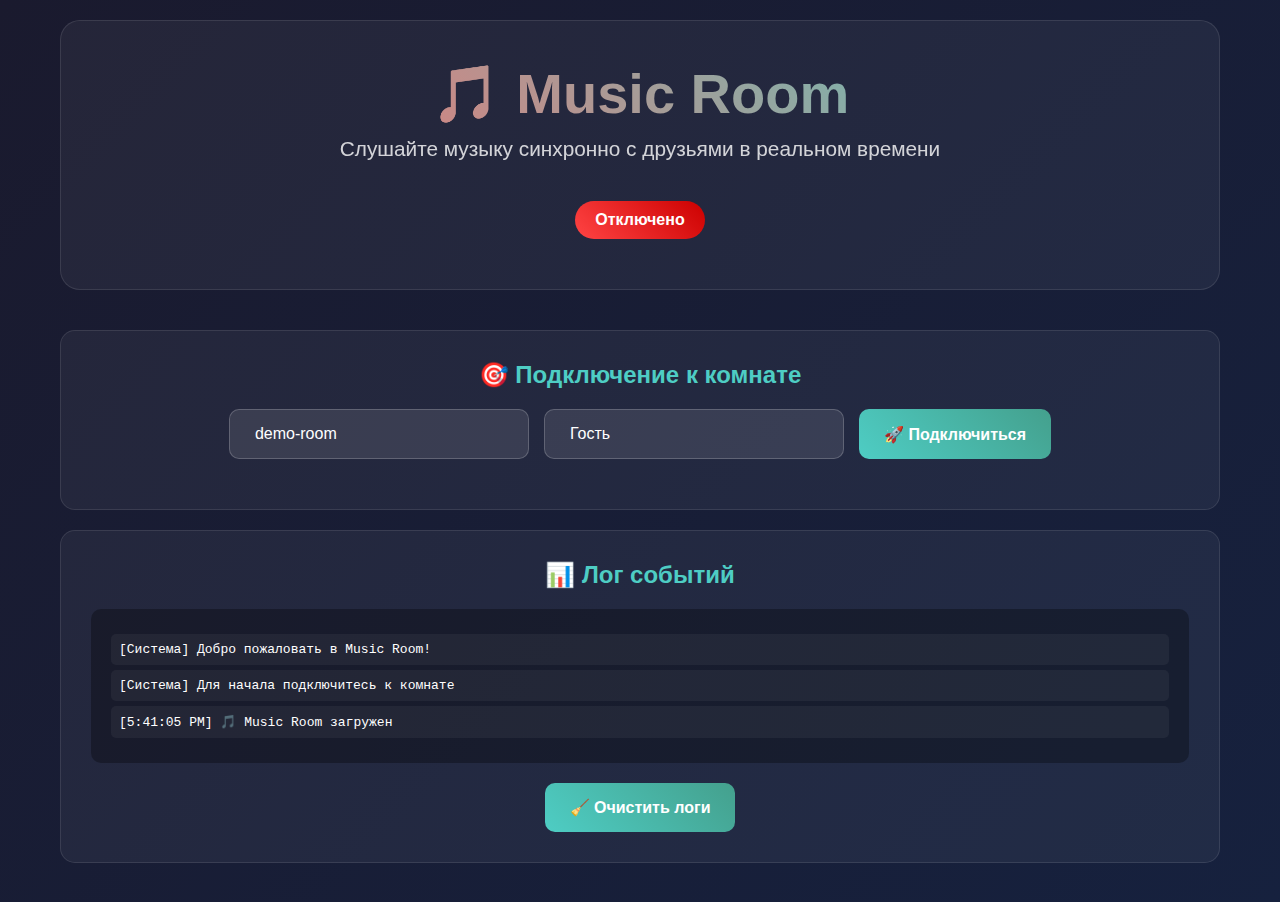
<file: room-service/cmd/room-service/frontend/index.html>
<!DOCTYPE html>
<html lang="ru">
<head>
    <meta charset="UTF-8">
    <meta name="viewport" content="width=device-width, initial-scale=1.0">
    <title>🎵 Music Room - Синхронное прослушивание</title>
    <style>
        /* ... CSS стили остаются без изменений ... */
        * {
            margin: 0;
            padding: 0;
            box-sizing: border-box;
        }
        
        body {
            font-family: -apple-system, BlinkMacSystemFont, 'Segoe UI', Roboto, Oxygen, Ubuntu, sans-serif;
            background: linear-gradient(135deg, #1a1a2e 0%, #16213e 100%);
            color: #fff;
            min-height: 100vh;
        }
        
        .container {
            max-width: 1200px;
            margin: 0 auto;
            padding: 20px;
            text-align: center;
        }
        
        header {
            margin-bottom: 40px;
            padding: 40px 20px;
            background: rgba(255, 255, 255, 0.05);
            border-radius: 20px;
            border: 1px solid rgba(255, 255, 255, 0.1);
        }
        
        h1 {
            font-size: 3.5rem;
            margin-bottom: 10px;
            background: linear-gradient(45deg, #ff6b6b, #4ecdc4);
            -webkit-background-clip: text;
            -webkit-text-fill-color: transparent;
        }
        
        .subtitle {
            font-size: 1.3rem;
            opacity: 0.8;
            margin-bottom: 30px;
        }
        
        .status {
            display: inline-block;
            padding: 10px 20px;
            border-radius: 25px;
            font-size: 1rem;
            font-weight: bold;
            margin: 10px;
        }
        
        .status.connected {
            background: linear-gradient(45deg, #4CAF50, #45a049);
        }
        
        .status.disconnected {
            background: linear-gradient(45deg, #ff4444, #cc0000);
        }
        
        .room-section {
            background: rgba(255, 255, 255, 0.05);
            border-radius: 15px;
            padding: 30px;
            margin: 20px 0;
            border: 1px solid rgba(255, 255, 255, 0.1);
        }
        
        h2 {
            margin-bottom: 20px;
            color: #4ecdc4;
        }
        
        h3 {
            margin: 15px 0;
            color: #ff6b6b;
        }
        
        .input-group {
            display: flex;
            gap: 15px;
            margin: 20px 0;
            justify-content: center;
            flex-wrap: wrap;
        }
        
        input, button {
            padding: 15px 25px;
            border: none;
            border-radius: 10px;
            font-size: 16px;
        }
        
        input {
            min-width: 300px;
            background: rgba(255, 255, 255, 0.1);
            color: white;
            border: 1px solid rgba(255, 255, 255, 0.2);
        }
        
        input::placeholder {
            color: rgba(255, 255, 255, 0.5);
        }
        
        button {
            background: linear-gradient(45deg, #4ecdc4, #44a08d);
            color: white;
            font-weight: bold;
            cursor: pointer;
            transition: transform 0.2s;
        }
        
        button:hover {
            transform: translateY(-2px);
        }
        
        button:disabled {
            opacity: 0.5;
            cursor: not-allowed;
        }
        
        button.danger {
            background: linear-gradient(45deg, #ff6b6b, #ee5a52);
        }
        
        .player-container {
            margin: 30px 0;
        }
        
        #youtube-player {
            width: 100%;
            max-width: 800px;
            height: 450px;
            margin: 0 auto;
            border-radius: 10px;
        }
        
        audio {
            width: 100%;
            max-width: 800px;
            margin: 20px 0;
        }
        
        .controls {
            display: flex;
            gap: 15px;
            margin: 30px 0;
            justify-content: center;
            flex-wrap: wrap;
        }
        
        .control-btn {
            padding: 15px 30px;
            font-size: 18px;
            min-width: 200px;
        }
        
        .users-list {
            list-style: none;
            margin: 20px 0;
        }
        
        .user-item {
            padding: 15px;
            background: rgba(255, 255, 255, 0.05);
            margin: 10px 0;
            border-radius: 10px;
            text-align: left;
            border-left: 4px solid #4ecdc4;
        }
        
        .user-item.host {
            border-left-color: #ff6b6b;
        }
        
        #messageLog {
            background: rgba(0, 0, 0, 0.3);
            padding: 20px;
            border-radius: 10px;
            margin: 20px 0;
            text-align: left;
            font-family: monospace;
            max-height: 300px;
            overflow-y: auto;
        }
        
        .log-entry {
            margin: 5px 0;
            padding: 8px;
            border-radius: 5px;
            background: rgba(255, 255, 255, 0.05);
        }
        
        .hidden {
            display: none !important;
        }
        
        @media (max-width: 768px) {
            .container {
                padding: 10px;
            }
            
            h1 {
                font-size: 2.5rem;
            }
            
            input {
                min-width: 100%;
            }
            
            .controls {
                flex-direction: column;
            }
            
            .control-btn {
                width: 100%;
            }
        }
    </style>
</head>
<body>
    <div class="container">
        <header>
            <h1>🎵 Music Room</h1>
            <p class="subtitle">Слушайте музыку синхронно с друзьями в реальном времени</p>
            <div id="connectionStatus" class="status disconnected">Отключено</div>
        </header>

        <section class="room-section">
            <h2>🎯 Подключение к комнате</h2>
            <div class="input-group">
                <input type="text" id="roomId" placeholder="ID комнаты" value="demo-room">
                <input type="text" id="userId" placeholder="Ваше имя" value="Гость">
                <button onclick="connectToRoom()" id="connectBtn">🚀 Подключиться</button>
            </div>
        </section>

        <section id="musicSection" class="room-section hidden">
            <h2>🎵 Выбор музыки</h2>
            
            <div class="input-group">
                <input type="text" id="youtubeUrl" 
                       placeholder="Вставьте ссылку YouTube (например: https://youtube.com/watch?v=...)"
                       value="https://www.youtube.com/watch?v=dQw4w9WgXcQ">
                <button onclick="loadYouTubeVideo()">📥 Загрузить видео</button>
            </div>
            
            <div class="player-container">
                <div id="youtube-player"></div>
            </div>
            
            <div class="input-group">
                <h3>Или используйте MP3 файл:</h3>
                <input type="text" id="mp3Url" 
                       placeholder="Ссылка на MP3 файл"
                       value="https://www.soundhelix.com/examples/mp3/SoundHelix-Song-1.mp3">
                <button onclick="loadMP3()">🎵 Загрузить MP3</button>
            </div>
            
            <div class="player-container">
                <audio id="audioPlayer" controls crossorigin="anonymous">
                    <source id="mp3SourceElement" src="" type="audio/mpeg">
                </audio>
            </div>
        </section>

        <section id="controlSection" class="room-section hidden">
            <h2>🎮 Управление</h2>
            
            <div class="controls">
                <button class="control-btn" onclick="sendControl('play')">▶ Воспроизведение</button>
                <button class="control-btn" onclick="sendControl('pause')">⏸ Пауза</button>
                <button class="control-btn" onclick="sendControl('seek')">↻ Синхронизировать</button>
                <button class="control-btn danger" onclick="disconnectFromRoom()">❌ Покинуть комнату</button>
            </div>
            
            <div class="controls">
                <button onclick="skipBackward()">⏪ Назад 10с</button>
                <button onclick="skipForward()">⏩ Вперед 10с</button>
                <button onclick="toggleMute()" id="muteBtn">🔇 Выкл звук</button>
            </div>
        </section>

        <section id="usersSection" class="room-section hidden">
            <h2>👥 Участники</h2>
            <div class="users-list" id="usersList">
                <div class="user-item">Загрузка...</div>
            </div>
        </section>

        <section class="room-section">
            <h2>📊 Лог событий</h2>
            <div id="messageLog">
                <div class="log-entry">[Система] Добро пожаловать в Music Room!</div>
                <div class="log-entry">[Система] Для начала подключитесь к комнате</div>
            </div>
            <button onclick="clearLogs()">🧹 Очистить логи</button>
        </section>
    </div>

    <!-- YouTube IFrame API -->
    <script src="https://www.youtube.com/iframe_api"></script>

    <script>
        // Глобальные переменные
        let ws = null;
        let currentRoom = null;
        let currentUser = null;
        let youtubePlayer = null;
        let audioPlayer = document.getElementById('audioPlayer');
        let isSyncing = false;
        let users = {};

        // ==================== УТИЛИТЫ ====================
        function log(message, type = 'system') {
            const logElement = document.getElementById('messageLog');
            const timestamp = new Date().toLocaleTimeString();
            const entry = document.createElement('div');
            entry.className = 'log-entry';
            entry.innerHTML = `[${timestamp}] ${message}`;
            logElement.appendChild(entry);
            logElement.scrollTop = logElement.scrollHeight;
            console.log(`[${type}] ${message}`);
        }

        function updateStatus(connected) {
            const statusElement = document.getElementById('connectionStatus');
            const connectBtn = document.getElementById('connectBtn');
            
            if (connected) {
                statusElement.textContent = '✅ Подключено';
                statusElement.className = 'status connected';
                connectBtn.disabled = true;
                connectBtn.textContent = '✅ Подключено';
                document.getElementById('musicSection').classList.remove('hidden');
                document.getElementById('controlSection').classList.remove('hidden');
                document.getElementById('usersSection').classList.remove('hidden');
            } else {
                statusElement.textContent = '❌ Отключено';
                statusElement.className = 'status disconnected';
                connectBtn.disabled = false;
                connectBtn.textContent = '🚀 Подключиться';
                document.getElementById('musicSection').classList.add('hidden');
                document.getElementById('controlSection').classList.add('hidden');
                document.getElementById('usersSection').classList.add('hidden');
            }
        }

        function extractYouTubeId(url) {
            const regExp = /^.*((youtu.be\/)|(v\/)|(\/u\/\w\/)|(embed\/)|(watch\?))\??v?=?([^#&?]*).*/;
            const match = url.match(regExp);
            return (match && match[7].length == 11) ? match[7] : false;
        }

        function formatTime(seconds) {
            if (isNaN(seconds)) return '0:00';
            const mins = Math.floor(seconds / 60);
            const secs = Math.floor(seconds % 60);
            return `${mins}:${secs.toString().padStart(2, '0')}`;
        }

        // ==================== ВОСПРОИЗВЕДЕНИЕ ====================
        function onYouTubeIframeAPIReady() {
            log('YouTube API готов', 'system');
        }

        function loadYouTubeVideo() {
            const url = document.getElementById('youtubeUrl').value;
            const videoId = extractYouTubeId(url);
            
            if (!videoId) {
                alert('Пожалуйста, введите корректную ссылку на YouTube');
                return;
            }
            
            if (!youtubePlayer) {
                youtubePlayer = new YT.Player('youtube-player', {
                    height: '450',
                    width: '800',
                    videoId: videoId,
                    playerVars: {
                        'playsinline': 1,
                        'controls': 1,
                        'rel': 0
                    },
                    events: {
                        'onReady': onYouTubePlayerReady,
                        'onStateChange': onYouTubePlayerStateChange
                    }
                });
            } else {
                youtubePlayer.loadVideoById(videoId);
            }
            
            log(`Загружено YouTube видео: ${videoId}`, 'system');
        }

        function onYouTubePlayerReady(event) {
            log('YouTube плеер готов к воспроизведению', 'system');
        }

        function onYouTubePlayerStateChange(event) {
            if (isSyncing) return;
            
            if (event.data === YT.PlayerState.PLAYING) {
                sendControl('play', event.target.getCurrentTime());
            } else if (event.data === YT.PlayerState.PAUSED) {
                sendControl('pause', event.target.getCurrentTime());
            }
        }

        function loadMP3() {
            const url = document.getElementById('mp3Url').value;
            if (!url) {
                alert('Пожалуйста, введите URL MP3 файла');
                return;
            }
            
            const sourceElement = document.getElementById('mp3SourceElement');
            sourceElement.src = url;
            audioPlayer.load();
            
            audioPlayer.onloadedmetadata = function() {
                log(`MP3 загружен: ${url}`, 'system');
            };
            
            audioPlayer.onerror = function() {
                log('Ошибка загрузки MP3 файла', 'error');
            };
        }

        audioPlayer.addEventListener('play', function() {
            if (isSyncing) return;
            sendControl('play', audioPlayer.currentTime);
        });

        audioPlayer.addEventListener('pause', function() {
            if (isSyncing) return;
            sendControl('pause', audioPlayer.currentTime);
        });

        audioPlayer.addEventListener('seeked', function() {
            if (isSyncing) return;
            sendControl('seek', audioPlayer.currentTime);
        });

        // ==================== УПРАВЛЕНИЕ ====================
        function sendControl(action, position = null) {
            if (!ws || ws.readyState !== WebSocket.OPEN) {
                log('Нет подключения к комнате', 'error');
                return;
            }
            
            const message = {
                type: 'control',
                action: action,
                roomId: currentRoom,
                userId: currentUser.id,
                userName: currentUser.name,
                timestamp: Date.now()
            };
            
            if (position !== null) {
                message.position = position;
            }
            
            ws.send(JSON.stringify(message));
            log(`Отправлено: ${action} ${position ? `(позиция: ${formatTime(position)})` : ''}`, 'outgoing');
        }

        function skipBackward() {
            if (youtubePlayer) {
                const newTime = Math.max(0, youtubePlayer.getCurrentTime() - 10);
                youtubePlayer.seekTo(newTime, true);
            }
            if (audioPlayer.src) {
                audioPlayer.currentTime = Math.max(0, audioPlayer.currentTime - 10);
            }
        }

        function skipForward() {
            if (youtubePlayer) {
                const newTime = youtubePlayer.getCurrentTime() + 10;
                youtubePlayer.seekTo(newTime, true);
            }
            if (audioPlayer.src) {
                audioPlayer.currentTime += 10;
            }
        }

        function toggleMute() {
            const btn = document.getElementById('muteBtn');
            if (youtubePlayer) {
                const isMuted = youtubePlayer.isMuted();
                if (isMuted) {
                    youtubePlayer.unMute();
                    btn.textContent = '🔇 Выкл звук';
                } else {
                    youtubePlayer.mute();
                    btn.textContent = '🔈 Вкл звук';
                }
            }
            if (audioPlayer.src) {
                audioPlayer.muted = !audioPlayer.muted;
                btn.textContent = audioPlayer.muted ? '🔈 Вкл звук' : '🔇 Выкл звук';
            }
        }

        // ==================== ПОЛЬЗОВАТЕЛИ ====================
        function updateUsersList() {
            const usersList = document.getElementById('usersList');
            usersList.innerHTML = '';
            
            const userArray = Object.values(users);
            
            if (userArray.length === 0) {
                usersList.innerHTML = '<div class="user-item">В комнате пока никого нет</div>';
                return;
            }
            
            userArray.forEach(user => {
                const userElement = document.createElement('div');
                userElement.className = `user-item ${user.isHost ? 'host' : ''}`;
                userElement.innerHTML = `
                    <strong>${user.name}</strong> ${user.isHost ? '👑' : ''}
                `;
                usersList.appendChild(userElement);
            });
        }

        // ==================== WEB SOCKET ====================
        function connectToRoom() {
            const roomId = document.getElementById('roomId').value;
            const userName = document.getElementById('userId').value;
            
            if (!roomId || !userName) {
                alert('Пожалуйста, введите ID комнаты и ваше имя');
                return;
            }
            
            // Отключаем кнопку на время подключения
            const connectBtn = document.getElementById('connectBtn');
            connectBtn.disabled = true;
            connectBtn.textContent = 'Подключаемся...';
            
            currentRoom = roomId;
            currentUser = {
                id: 'user_' + Date.now() + '_' + Math.random().toString(36).substr(2, 9),
                name: userName,
                isHost: false,
                joinedAt: Date.now()
            };
            
            const wsUrl = `ws://${window.location.host}/ws?room_id=${encodeURIComponent(roomId)}&user_id=${encodeURIComponent(currentUser.id)}&user_name=${encodeURIComponent(userName)}`;
            
            log(`Подключаемся к WebSocket: ${wsUrl}`, 'system');
            
            ws = new WebSocket(wsUrl);
            
            ws.onopen = function() {
                log(`✅ Подключено к комнате "${roomId}" как "${userName}"`, 'system');
                updateStatus(true);
                
                // Отправляем информацию о пользователе
                const message = {
                    type: 'user_join',
                    roomId: roomId,
                    user: currentUser,
                    timestamp: Date.now()
                };
                ws.send(JSON.stringify(message));
            };
            
            ws.onmessage = function(event) {
                try {
                    const data = JSON.parse(event.data);
                    handleWebSocketMessage(data);
                } catch (error) {
                    log(`❌ Ошибка разбора сообщения: ${error.message}`, 'error');
                    console.error('Ошибка разбора JSON:', event.data);
                }
            };
            
            ws.onclose = function(event) {
                log(`📴 Отключено от комнаты. Код: ${event.code}, Причина: ${event.reason || 'нет'}`, 'system');
                updateStatus(false);
                currentRoom = null;
                currentUser = null;
                users = {};
                updateUsersList();
            };
            
            ws.onerror = function(error) {
                log(`❌ Ошибка WebSocket: ${error.type}`, 'error');
                connectBtn.disabled = false;
                connectBtn.textContent = '🚀 Подключиться';
            };
        }

        function handleWebSocketMessage(data) {
            console.log('📨 Получено сообщение:', data);
            
            // Обработка сообщений
            if (data.type === 'room_info' && Array.isArray(data.users)) {
                // Обновляем список пользователей
                users = {};
                data.users.forEach(user => {
                    if (user && user.id) {
                        users[user.id] = user;
                    }
                });
                updateUsersList();
                log(`👥 В комнате ${data.users.length} участников`, 'system');
                return;
            }
            
            if (data.type === 'user_joined' && data.user) {
                // Новый пользователь присоединился
                users[data.user.id] = data.user;
                updateUsersList();
                log(`👤 ${data.user.name} присоединился к комнате`, 'system');
                return;
            }
            
            if (data.type === 'user_left' && data.user) {
                // Пользователь покинул комнату
                delete users[data.user.id];
                updateUsersList();
                log(`👤 ${data.user.name} покинул комнату`, 'system');
                return;
            }
            
            if (data.type === 'play' || data.type === 'pause' || data.type === 'seek') {
                // Управление воспроизведением
                handlePlaybackControl(data.type, data.position, data.userName, data.userId);
                return;
            }
            
            // Для других типов сообщений
            log(`📨 ${JSON.stringify(data)}`, 'incoming');
        }

        function handlePlaybackControl(action, position, userName, userId) {
            if (userId === currentUser.id) {
                return; // Не обрабатываем собственные команды
            }
            
            log(`🎮 ${userName || 'Кто-то'}: ${action} ${position ? `на ${formatTime(position)}` : ''}`, 'system');
            
            isSyncing = true;
            
            try {
                switch(action) {
                    case 'play':
                        if (youtubePlayer && youtubePlayer.playVideo) {
                            if (position !== undefined && position !== null) {
                                youtubePlayer.seekTo(position, true);
                            }
                            youtubePlayer.playVideo();
                        }
                        if (audioPlayer.src) {
                            if (position !== undefined && position !== null) {
                                audioPlayer.currentTime = position;
                            }
                            audioPlayer.play().catch(e => console.error('Ошибка воспроизведения:', e));
                        }
                        break;
                        
                    case 'pause':
                        if (youtubePlayer && youtubePlayer.pauseVideo) {
                            youtubePlayer.pauseVideo();
                        }
                        if (audioPlayer.src) {
                            audioPlayer.pause();
                        }
                        break;
                        
                    case 'seek':
                        if (position !== undefined && position !== null) {
                            if (youtubePlayer && youtubePlayer.seekTo) {
                                youtubePlayer.seekTo(position, true);
                            }
                            if (audioPlayer.src) {
                                audioPlayer.currentTime = position;
                            }
                        }
                        break;
                }
            } catch (error) {
                console.error('Ошибка обработки команды:', error);
            }
            
            setTimeout(() => { isSyncing = false; }, 100);
        }

        function disconnectFromRoom() {
            if (ws && ws.readyState === WebSocket.OPEN) {
                const message = {
                    type: 'user_leave',
                    roomId: currentRoom,
                    user: currentUser,
                    timestamp: Date.now()
                };
                ws.send(JSON.stringify(message));
                ws.close();
            } else {
                updateStatus(false);
                currentRoom = null;
                currentUser = null;
                users = {};
                updateUsersList();
            }
        }

        // ==================== ИНИЦИАЛИЗАЦИЯ ====================
        window.addEventListener('load', function() {
            log('🎵 Music Room загружен', 'system');
            
            // Автоматически подключаемся через 1 секунду если есть параметры в URL
            setTimeout(() => {
                const urlParams = new URLSearchParams(window.location.search);
                const autoRoom = urlParams.get('room');
                const autoUser = urlParams.get('user');
                
                if (autoRoom) {
                    document.getElementById('roomId').value = autoRoom;
                }
                if (autoUser) {
                    document.getElementById('userId').value = autoUser;
                }
                
                if (autoRoom && autoUser) {
                    log('🔗 Автоматическое подключение...', 'system');
                    setTimeout(() => connectToRoom(), 500);
                } else {
                    log('👆 Для начала подключитесь к комнате', 'system');
                }
            }, 1000);
        });

        function clearLogs() {
            document.getElementById('messageLog').innerHTML = `
                <div class="log-entry">[Система] Логи очищены</div>
            `;
        }

        // Глобально экспортируем функции для отладки
        window.MusicRoom = {
            connectToRoom,
            disconnectFromRoom,
            sendControl,
            loadYouTubeVideo,
            loadMP3,
            clearLogs,
            getState: () => ({
                ws: ws ? {
                    readyState: ws.readyState,
                    url: ws.url
                } : null,
                currentRoom,
                currentUser,
                users,
                youtubePlayer: !!youtubePlayer,
                isSyncing
            })
        };
    </script>
</body>
</html>
</file>
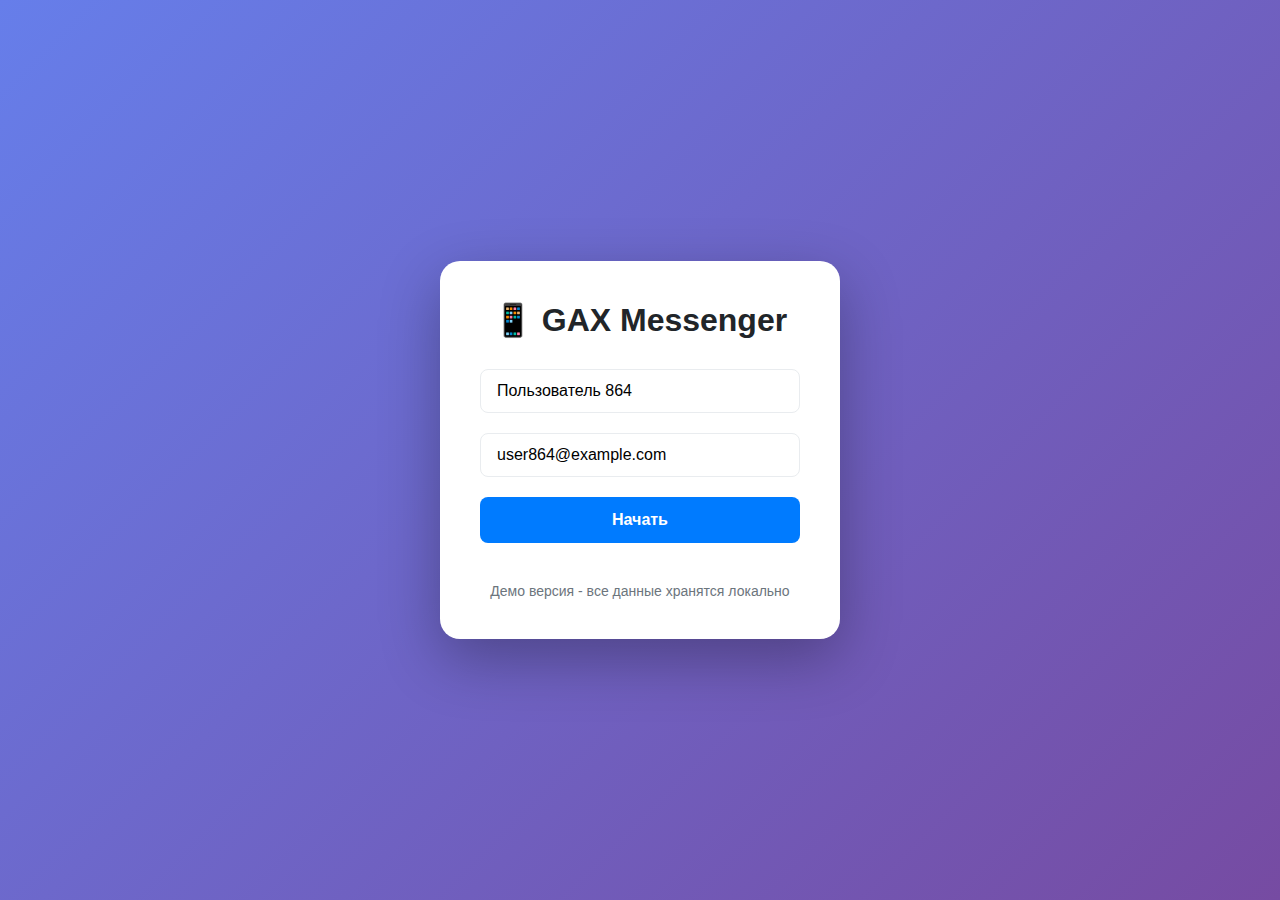
<file: api_gateway/cmd/app/frontend/static/index.html>
<!DOCTYPE html>
<html lang="ru">
<head>
    <meta charset="UTF-8">
    <meta name="viewport" content="width=device-width, initial-scale=1.0">
    <title>GAX Messenger</title>
    <style>
* {
    margin: 0;
    padding: 0;
    box-sizing: border-box;
}

body {
    font-family: -apple-system, BlinkMacSystemFont, 'Segoe UI', Roboto, Oxygen, Ubuntu, sans-serif;
    background: #f0f2f5;
    height: 100vh;
    display: flex;
    align-items: center;
    justify-content: center;
}

/* Авторизация */
.auth-screen {
    width: 100%;
    height: 100%;
    display: flex;
    align-items: center;
    justify-content: center;
    background: linear-gradient(135deg, #667eea 0%, #764ba2 100%);
    position: fixed;
    top: 0;
    left: 0;
    z-index: 100;
}

.auth-card {
    background: white;
    border-radius: 20px;
    padding: 40px;
    width: 400px;
    box-shadow: 0 20px 60px rgba(0,0,0,0.3);
}

.auth-title {
    text-align: center;
    font-size: 32px;
    margin-bottom: 30px;
    color: #212529;
}

.auth-form {
    display: flex;
    flex-direction: column;
    gap: 20px;
}

.form-input {
    width: 100%;
    padding: 12px 16px;
    border: 1px solid #e9ecef;
    border-radius: 8px;
    font-size: 16px;
}

.form-input:focus {
    outline: none;
    border-color: #007bff;
}

.btn {
    padding: 14px;
    border: none;
    border-radius: 8px;
    font-size: 16px;
    font-weight: 600;
    cursor: pointer;
}

.btn-primary {
    background: #007bff;
    color: white;
}

.btn-primary:hover {
    background: #0056b3;
}

/* Основной интерфейс */
.container {
    width: 100%;
    max-width: 1200px;
    height: 90vh;
    background: white;
    border-radius: 20px;
    overflow: hidden;
    box-shadow: 0 20px 60px rgba(0,0,0,0.1);
    display: flex;
}

/* Левая панель */
.sidebar {
    width: 300px;
    background: #f8f9fa;
    border-right: 1px solid #e9ecef;
    display: flex;
    flex-direction: column;
}

.user-info {
    padding: 20px;
    background: white;
    border-bottom: 1px solid #e9ecef;
}

.user-name {
    font-weight: 600;
    font-size: 16px;
    margin-bottom: 5px;
}

.user-status {
    font-size: 12px;
    color: #6c757d;
}

.chat-list {
    flex: 1;
    overflow-y: auto;
    padding: 10px;
}

.chat-item {
    padding: 12px;
    margin-bottom: 8px;
    background: white;
    border-radius: 12px;
    cursor: pointer;
    border: 2px solid transparent;
}

.chat-item:hover {
    background: #e9ecef;
}

.chat-item.active {
    background: #007bff;
    color: white;
    border-color: #0056b3;
}

.chat-name {
    font-weight: 600;
    margin-bottom: 4px;
}

.chat-last-msg {
    font-size: 14px;
    opacity: 0.8;
    white-space: nowrap;
    overflow: hidden;
    text-overflow: ellipsis;
}

/* Правая панель */
.main {
    flex: 1;
    display: flex;
    flex-direction: column;
}

.chat-header {
    padding: 20px;
    border-bottom: 1px solid #e9ecef;
    background: white;
}

.chat-title {
    font-size: 20px;
    font-weight: 600;
}

.messages {
    flex: 1;
    overflow-y: auto;
    padding: 20px;
    background: #f8f9fa;
}

.message {
    max-width: 70%;
    margin-bottom: 15px;
}

.message.sent {
    margin-left: auto;
}

.message-content {
    padding: 12px 16px;
    border-radius: 18px;
    background: white;
    box-shadow: 0 1px 2px rgba(0,0,0,0.1);
}

.message.sent .message-content {
    background: #007bff;
    color: white;
}

.message-time {
    font-size: 11px;
    opacity: 0.7;
    margin-top: 4px;
    text-align: right;
}

.input-area {
    padding: 20px;
    background: white;
    border-top: 1px solid #e9ecef;
    display: flex;
    gap: 10px;
}

.message-input {
    flex: 1;
    padding: 12px 20px;
    border: 1px solid #e9ecef;
    border-radius: 24px;
    font-size: 16px;
    outline: none;
}

.message-input:focus {
    border-color: #007bff;
}

.btn-send {
    width: 48px;
    height: 48px;
    border-radius: 50%;
    background: #007bff;
    color: white;
    border: none;
    cursor: pointer;
    display: flex;
    align-items: center;
    justify-content: center;
}

.btn-send:hover {
    background: #0056b3;
}

/* Утилиты */
.hidden {
    display: none !important;
}

.scrollable::-webkit-scrollbar {
    width: 6px;
}

.scrollable::-webkit-scrollbar-track {
    background: transparent;
}

.scrollable::-webkit-scrollbar-thumb {
    background: #adb5bd;
    border-radius: 3px;
}

/* Кнопки действий */
.action-buttons {
    padding: 20px;
    display: flex;
    flex-direction: column;
    gap: 10px;
}

.action-btn {
    width: 100%;
    padding: 12px;
    border: none;
    border-radius: 8px;
    background: white;
    color: #007bff;
    font-weight: 600;
    cursor: pointer;
    display: flex;
    align-items: center;
    gap: 8px;
}

.action-btn:hover {
    background: #e9ecef;
}
    </style>
</head>
<body>
    <!-- Отладка -->
    <div id="debug">
        <strong>Отладка:</strong>
        <div id="debugInfo">Загрузка...</div>
    </div>

    <!-- Экран авторизации -->
    <div id="authScreen" class="auth-screen">
        <div class="auth-card">
            <h1 class="auth-title">📱 GAX Messenger</h1>
            <div class="auth-form">
                <input type="text" id="username" class="form-input" placeholder="Имя пользователя" value="Тестовый пользователь">
                <input type="email" id="email" class="form-input" placeholder="Email" value="test@example.com">
                <button onclick="initApp()" class="btn btn-primary">Начать</button>
                <div id="authStatus" style="text-align: center; margin-top: 20px; font-size: 14px; color: #6c757d;">
                    Демо версия - все данные хранятся локально
                </div>
            </div>
        </div>
    </div>

    <!-- Основной интерфейс -->
    <div id="mainScreen" class="container">
        <!-- Левая панель -->
        <div class="sidebar">
            <div class="user-info">
                <div class="user-name" id="currentUserName">Пользователь</div>
                <div class="user-status" id="currentUserStatus">🟢 Онлайн</div>
            </div>
            
            <div class="chat-list scrollable" id="chatList">
                <!-- Чаты будут загружены здесь -->
            </div>
            
            <div class="action-buttons">
                <button class="action-btn" onclick="createDirectChat()">
                    <span>💬</span> Новый чат
                </button>
                <button class="action-btn" onclick="createGroupChat()">
                    <span>👥</span> Новая группа
                </button>
                <button class="action-btn" onclick="clearData()">
                    <span>🗑️</span> Очистить данные
                </button>
            </div>
        </div>

        <!-- Правая панель -->
        <div class="main">
            <div class="chat-header">
                <div class="chat-title" id="chatTitle">Выберите чат</div>
            </div>
            
            <div class="messages scrollable" id="messagesContainer">
                <div class="message system">
                    <div class="message-content">
                        Добро пожаловать в GAX Messenger!<br>
                        Выберите чат из списка слева или создайте новый.
                    </div>
                </div>
            </div>
            
            <div class="input-area">
                <input type="text" 
                       id="messageInput" 
                       class="message-input" 
                       placeholder="Введите сообщение..." 
                       onkeypress="if(event.key === 'Enter' && !event.shiftKey) sendMessage()">
                <button class="btn-send" onclick="sendMessage()" id="sendBtn" title="Отправить (Enter)">
                    📤
                </button>
            </div>
        </div>
    </div>

    <script src="script.js"></script>
</body>
</html>
</file>
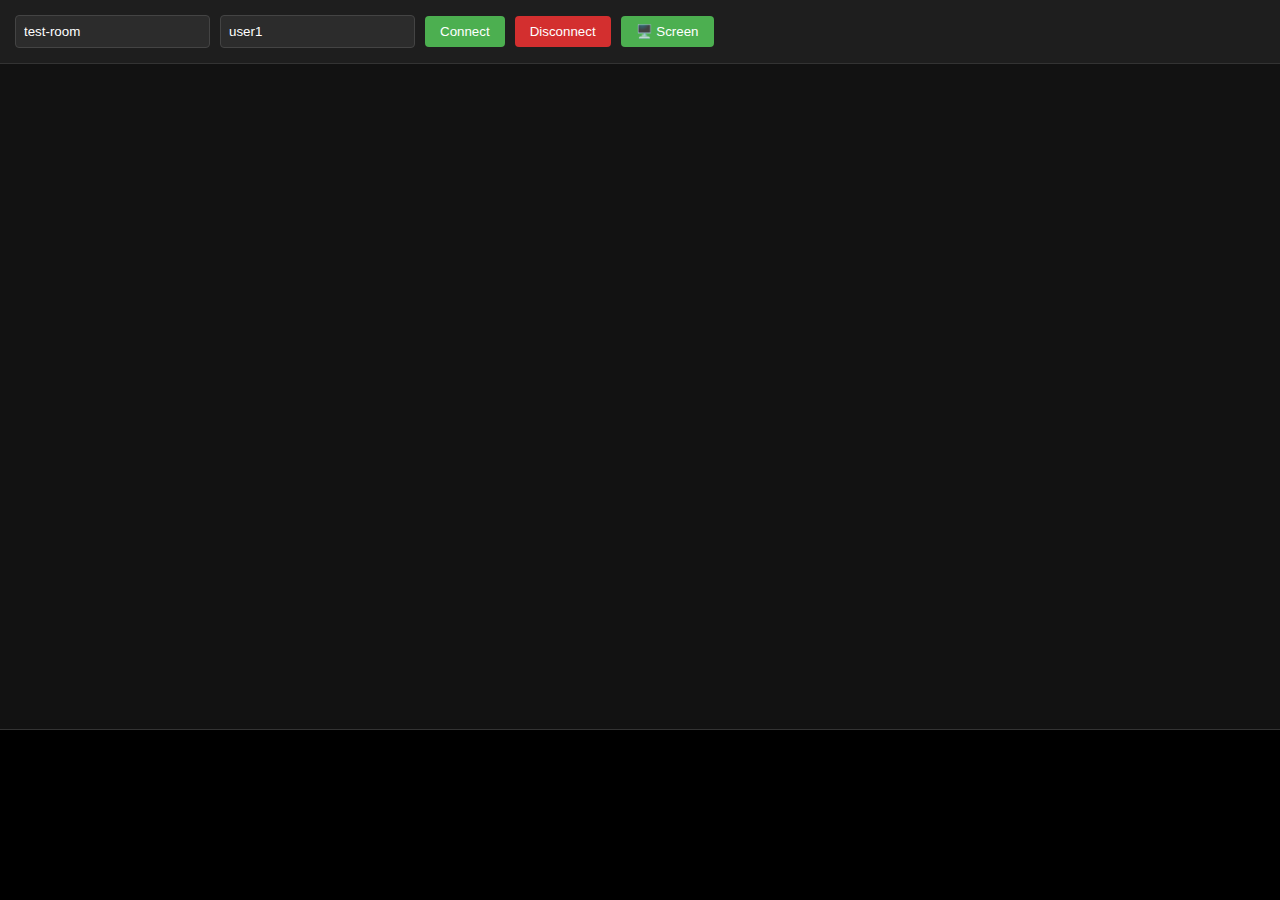
<file: call-service/test_index.html>
<!DOCTYPE html>
<html lang="en">
<head>
    <meta charset="UTF-8">
    <meta name="viewport" content="width=device-width, initial-scale=1.0">
    <title>Call Service Debugger</title>
    <style>
        body { background-color: #121212; color: #e0e0e0; font-family: monospace; display: flex; flex-direction: column; height: 100vh; margin: 0; }
        
        /* Верхняя панель */
        .header { background: #1e1e1e; padding: 15px; display: flex; gap: 10px; align-items: center; border-bottom: 1px solid #333; }
        input { background: #2c2c2c; border: 1px solid #444; color: white; padding: 8px; border-radius: 4px; }
        button { background: #4CAF50; color: white; border: none; padding: 8px 15px; border-radius: 4px; cursor: pointer; }
        button:hover { background: #45a049; }
        button.stop { background: #d32f2f; }
        
        /* Сетка видео */
        #video-grid { flex-grow: 1; display: grid; grid-template-columns: repeat(auto-fit, minmax(320px, 1fr)); gap: 10px; padding: 10px; overflow-y: auto; }
        
        /* Видео элемент */
        .video-wrapper { position: relative; background: #000; border-radius: 8px; overflow: hidden; aspect-ratio: 16/9; }
        video { width: 100%; height: 100%; object-fit: cover; }
        .local-video { border: 2px solid #4CAF50; transform: scaleX(-1); } /* Зеркалим себя */
        .label { position: absolute; bottom: 5px; left: 5px; background: rgba(0,0,0,0.6); padding: 2px 6px; border-radius: 4px; font-size: 12px; }

        /* Логи */
        #logs { height: 150px; background: #000; overflow-y: scroll; padding: 10px; font-size: 12px; border-top: 1px solid #333; }
        .log-entry { margin-bottom: 2px; }
        .log-error { color: #ff5555; }
        .log-info { color: #4CAF50; }
    </style>
</head>
<body>

    <div class="header">
        <input type="text" id="roomInput" placeholder="Room ID" value="test-room">
        <input type="text" id="userInput" placeholder="User ID" value="user1">
        <button onclick="startCall()">Connect</button>
        <button class="stop" onclick="location.reload()">Disconnect</button>
        <button onclick="toggleScreen()" id="screenBtn">🖥️ Screen</button>
    </div>

    <div id="video-grid"></div>
    <div id="logs"></div>

    <script>
        // --- КОНФИГУРАЦИЯ ---
        // Автоматически определяем протокол (wss если https, ws если http)
        const PROTOCOL = window.location.protocol === 'https:' ? 'wss' : 'ws';
        // Если открыто локально, стучимся на 8086. Если на домене - на стандартный порт (Nginx прокинет)
        const PORT = window.location.hostname === 'localhost' || window.location.hostname.match(/\d+\.\d+\.\d+\.\d+/) ? ':8086' : ''; 
        const BASE_URL = `${PROTOCOL}://${window.location.hostname}${PORT}/ws`;

        let ws = null;
        let pc = null;
        let localStream = null;
        let screenSender = null;
        
        // Очереди для Race Conditions
        let isRemoteDescriptionSet = false;
        let candidateQueue = [];

        function log(msg, type = '') {
            const div = document.getElementById('logs');
            const entry = document.createElement('div');
            entry.className = `log-entry log-${type}`;
            entry.textContent = `[${new Date().toLocaleTimeString()}] ${msg}`;
            div.appendChild(entry);
            div.scrollTop = div.scrollHeight;
            console.log(msg);
        }

        async function startCall() {
            const roomID = document.getElementById('roomInput').value;
            const userID = document.getElementById('userInput').value;
            
            try {
                // 1. Получаем медиа (СНАЧАЛА!)
                log("Requesting camera/mic...");
                localStream = await navigator.mediaDevices.getUserMedia({ video: true, audio: true });
                
                // Отображаем себя
                addVideo(localStream, "Me (Local)", true);

                // 2. Создаем PC
                pc = new RTCPeerConnection({
                    iceServers: [{ urls: "stun:stun.l.google.com:19302" }]
                });

                // Добавляем треки
                localStream.getTracks().forEach(track => pc.addTrack(track, localStream));

                // Обработка входящих треков
                pc.ontrack = (event) => {
                    log(`Track received: ${event.track.kind} (${event.streams[0].id})`, 'info');
                    const stream = event.streams[0];
                    
                    // Если видео уже есть, не создаем дубль (проверка внутри addVideo)
                    addVideo(stream, `Remote (${event.track.kind})`, false);
                    
                    event.track.onmute = () => log(`Track muted: ${event.track.kind}`);
                    event.track.onunmute = () => log(`Track unmuted: ${event.track.kind}`);
                };

                // Отправка кандидатов
                pc.onicecandidate = (event) => {
                    if (event.candidate && ws && ws.readyState === WebSocket.OPEN) {
                        ws.send(JSON.stringify({ type: "candidate", payload: event.candidate }));
                    }
                };

                pc.onconnectionstatechange = () => log(`PC State: ${pc.connectionState}`, 'info');

                // 3. Подключаемся к WS
                log(`Connecting to ${BASE_URL}...`);
                ws = new WebSocket(BASE_URL);

                ws.onopen = () => {
                    log("WebSocket Connected!", 'info');
                    // Эмулируем заголовок X-User-ID через payload (так как это тест без Gateway)
                    // В реальном коде Gateway вырезает это и ставит Header
                    ws.send(JSON.stringify({
                        type: "join",
                        payload: { room_id: roomID, user_id: userID } // user_id тут как fallback для теста
                    }));
                };

                ws.onclose = () => log("WebSocket Disconnected", 'error');
                ws.onerror = (e) => log("WebSocket Error", 'error');

                ws.onmessage = async (event) => {
                    const msg = JSON.parse(event.data);
                    
                    if (msg.type === "offer") {
                        log("Received Offer from Server");
                        try {
                            await pc.setRemoteDescription(msg.payload);
                            isRemoteDescriptionSet = true;
                            
                            // Применяем очередь кандидатов
                            while(candidateQueue.length) {
                                await pc.addIceCandidate(candidateQueue.shift());
                            }

                            const answer = await pc.createAnswer();
                            await pc.setLocalDescription(answer);
                            ws.send(JSON.stringify({ type: "answer", payload: answer }));
                            log("Sent Answer");
                        } catch(e) { log("Offer Error: " + e, 'error'); }
                    }
                    else if (msg.type === "answer") {
                        log("Received Answer from Server"); // Редко, так как сервер обычно шлет Offer
                        await pc.setRemoteDescription(msg.payload);
                    }
                    else if (msg.type === "candidate") {
                        if (isRemoteDescriptionSet) {
                            pc.addIceCandidate(msg.payload).catch(e => log("ICE Error: " + e, 'error'));
                        } else {
                            candidateQueue.push(msg.payload);
                        }
                    }
                    else if (msg.type === "user_left") {
                        log(`User left. Cleaning streams: ${msg.payload.stream_ids}`);
                        msg.payload.stream_ids.forEach(id => removeVideo(id));
                    }
                };

            } catch (e) {
                log("Error: " + e, 'error');
                alert("Error: " + e.message);
            }
        }

        // --- Вспомогательные функции UI ---

        function addVideo(stream, labelText, isLocal) {
            const grid = document.getElementById('video-grid');
            const id = stream.id; // Используем ID стрима как ключ

            if (document.getElementById(`wrap-${id}`)) return; // Уже есть

            const wrapper = document.createElement('div');
            wrapper.className = 'video-wrapper';
            wrapper.id = `wrap-${id}`;

            const video = document.createElement('video');
            video.srcObject = stream;
            video.autoplay = true;
            video.playsInline = true;
            if (isLocal) video.classList.add('local-video');
            video.muted = isLocal; // Себя не слышим, других слышим

            const label = document.createElement('div');
            label.className = 'label';
            label.innerText = labelText;

            wrapper.appendChild(video);
            wrapper.appendChild(label);
            grid.appendChild(wrapper);
        }

        function removeVideo(streamId) {
            const el = document.getElementById(`wrap-${streamId}`);
            if (el) el.remove();
        }

        async function toggleScreen() {
            const btn = document.getElementById('screenBtn');
            // Упрощенная логика: только запуск. 
            // Остановка через обновление страницы (для теста)
            if (btn.style.background === 'orange') {
                alert("Reload page to stop sharing (Test mode)");
                return;
            }

            try {
                const screenStream = await navigator.mediaDevices.getDisplayMedia({ video: true });
                const track = screenStream.getVideoTracks()[0];
                
                screenSender = pc.addTrack(track, screenStream);
                addVideo(screenStream, "My Screen", true);
                
                // Renegotiation (говорим серверу про новый трек)
                // Так как мы клиент, а сервер ждет, что он главный,
                // мы можем послать Offer, если сервер это поддерживает.
                // В нашем коде (handler.go) мы добавили поддержку входящего Offer!
                const offer = await pc.createOffer();
                await pc.setLocalDescription(offer);
                ws.send(JSON.stringify({ type: "offer", payload: offer }));
                
                btn.style.background = 'orange';
            } catch(e) { log("Screen Share Error: " + e, 'error'); }
        }
    </script>
</body>
</html>
</file>
